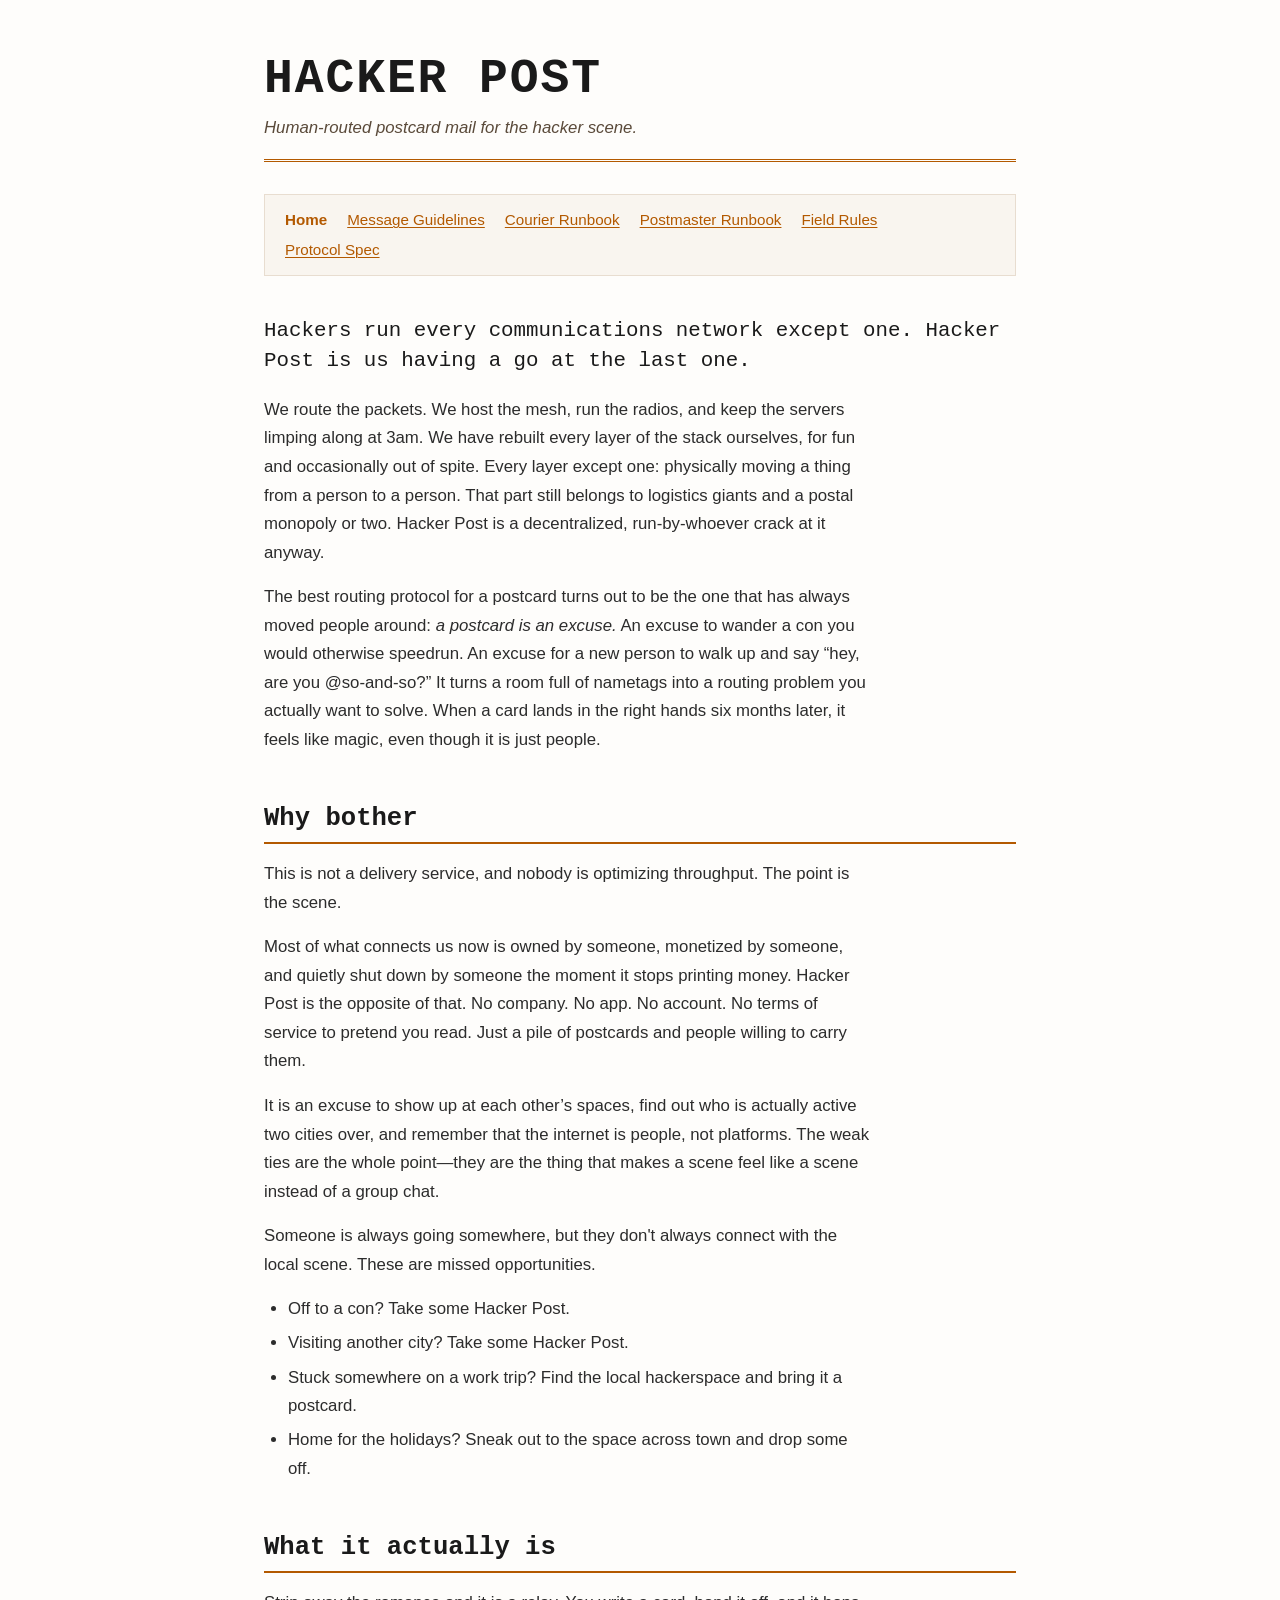
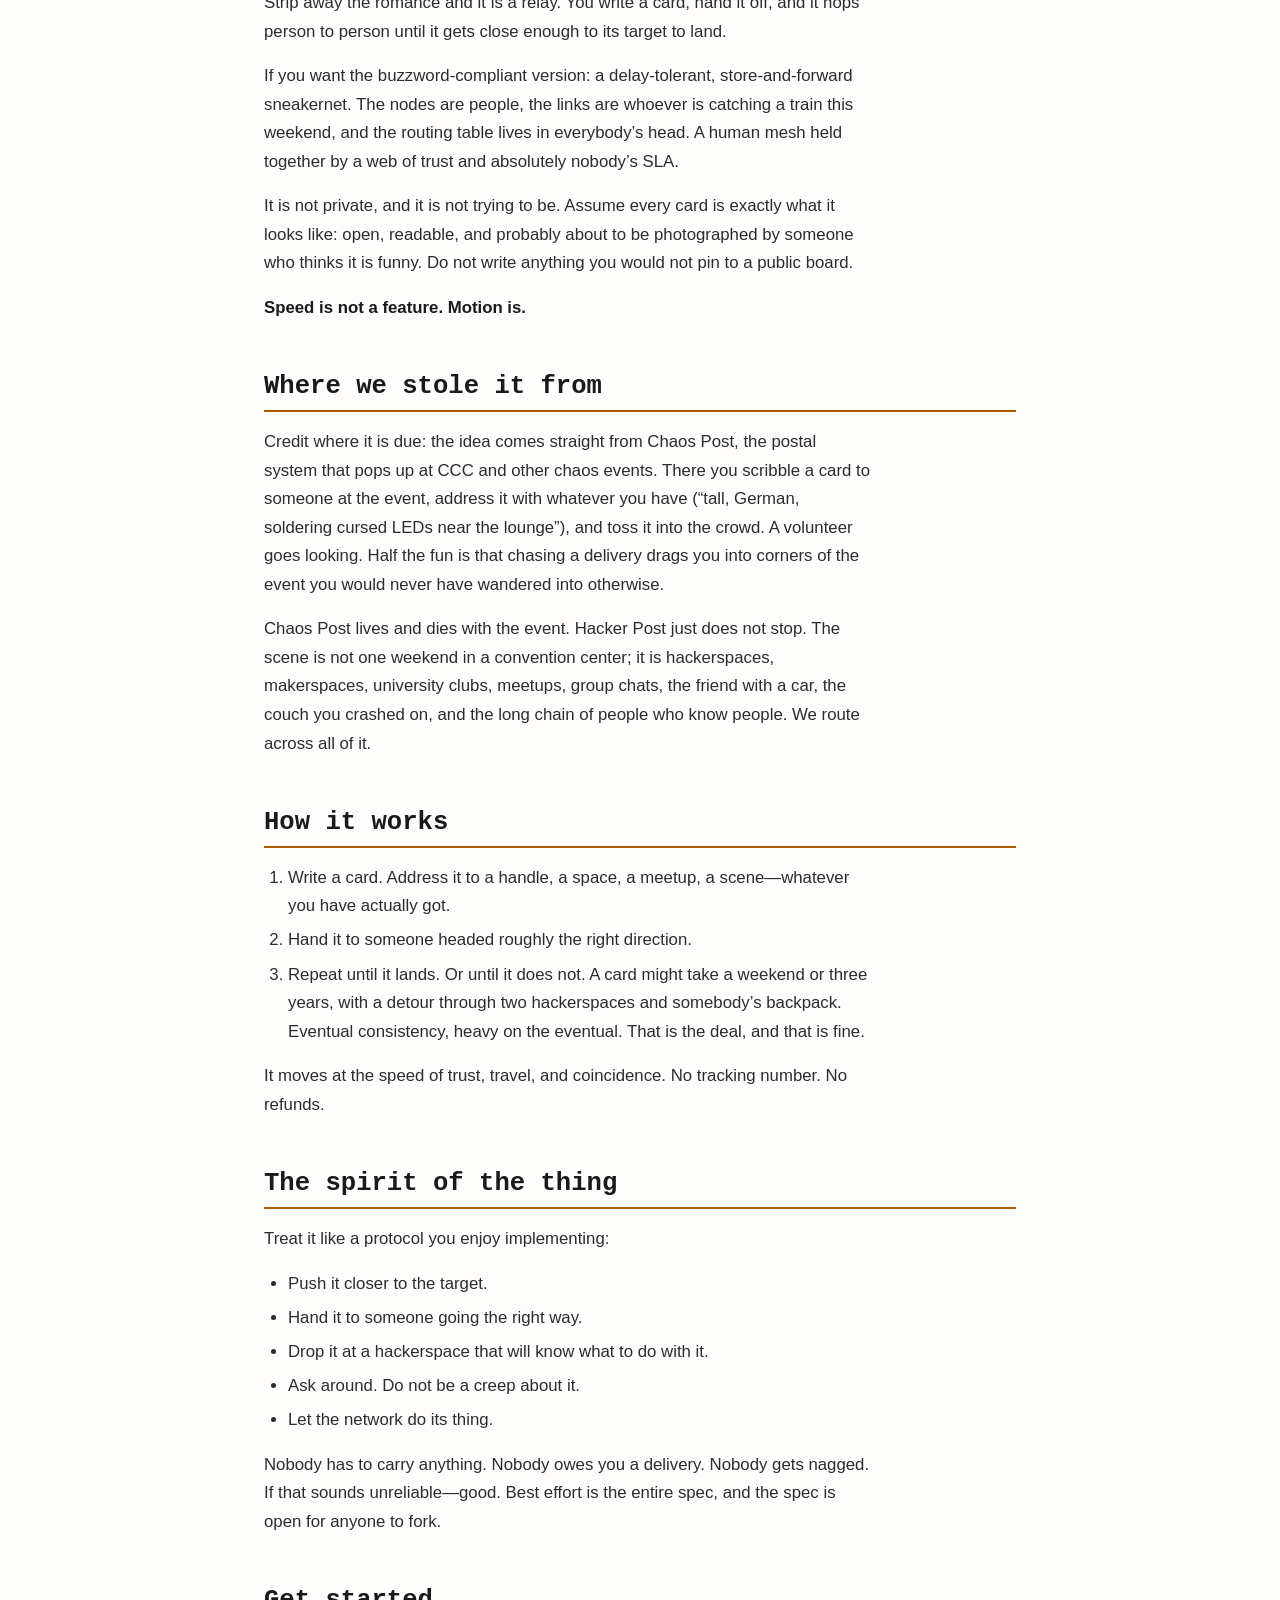
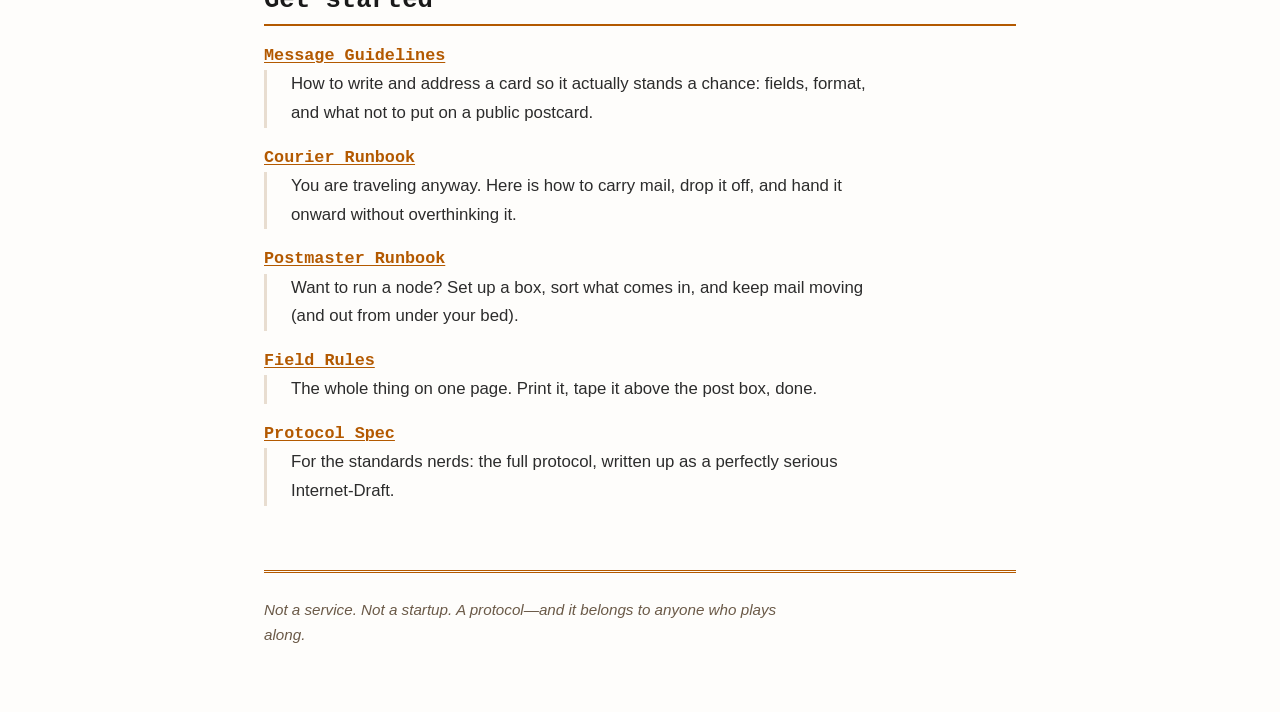
<file: index.html>
<!DOCTYPE html>
<html lang="en">
<head>
<meta charset="utf-8">
<meta name="viewport" content="width=device-width, initial-scale=1, viewport-fit=cover">
<title>Hacker Post — Human-Routed Postcard Mail for the Hacker Scene</title>
<meta name="description" content="Hacker Post is a decentralized, human-powered postcard relay for the hacker scene. No company, no app, no account. Just postcards and people willing to carry them.">
<link rel="stylesheet" href="style.css">
</head>
<body>

<header>
<h1><a href="index.html">Hacker Post</a></h1>
<p>Human-routed postcard mail for the hacker scene.</p>
</header>

<nav aria-label="Site navigation">
<ol>
<li><strong aria-current="page">Home</strong></li>
<li><a href="guidelines.html">Message Guidelines</a></li>
<li><a href="courier.html">Courier Runbook</a></li>
<li><a href="postmaster.html">Postmaster Runbook</a></li>
<li><a href="field-rules.html">Field Rules</a></li>
<li><a href="draft-hackerpost-hpp-00.html">Protocol Spec</a></li>
</ol>
</nav>

<main>

<p class="lede">Hackers run every communications network except one. Hacker Post is us having a go at the last one.</p>

<p>We route the packets. We host the mesh, run the radios, and keep the servers limping along at 3am. We have rebuilt every layer of the stack ourselves, for fun and occasionally out of spite. Every layer except one: physically moving a thing from a person to a person. That part still belongs to logistics giants and a postal monopoly or two. Hacker Post is a decentralized, run-by-whoever crack at it anyway.</p>

<p>The best routing protocol for a postcard turns out to be the one that has always moved people around: <i>a postcard is an excuse.</i> An excuse to wander a con you would otherwise speedrun. An excuse for a new person to walk up and say &ldquo;hey, are you @so-and-so?&rdquo; It turns a room full of nametags into a routing problem you actually want to solve. When a card lands in the right hands six months later, it feels like magic, even though it is just people.</p>

<h2>Why bother</h2>

<p>This is not a delivery service, and nobody is optimizing throughput. The point is the scene.</p>

<p>Most of what connects us now is owned by someone, monetized by someone, and quietly shut down by someone the moment it stops printing money. Hacker Post is the opposite of that. No company. No app. No account. No terms of service to pretend you read. Just a pile of postcards and people willing to carry them.</p>

<p>It is an excuse to show up at each other&rsquo;s spaces, find out who is actually active two cities over, and remember that the internet is people, not platforms. The weak ties are the whole point&mdash;they are the thing that makes a scene feel like a scene instead of a group chat.</p>

<p>Someone is always going somewhere, but they don't always connect with the local scene.  These are missed opportunities.</p>

<ul>
<li>Off to a con? Take some Hacker Post.</li>
<li>Visiting another city? Take some Hacker Post.</li>
<li>Stuck somewhere on a work trip? Find the local hackerspace and bring it a postcard.</li>
<li>Home for the holidays? Sneak out to the space across town and drop some off.</li>
</ul>

<h2>What it actually is</h2>

<p>Strip away the romance and it is a relay. You write a card, hand it off, and it hops person to person until it gets close enough to its target to land.</p>

<p>If you want the buzzword-compliant version: a delay-tolerant, store-and-forward sneakernet. The nodes are people, the links are whoever is catching a train this weekend, and the routing table lives in everybody&rsquo;s head. A human mesh held together by a web of trust and absolutely nobody&rsquo;s SLA.</p>

<p>It is not private, and it is not trying to be. Assume every card is exactly what it looks like: open, readable, and probably about to be photographed by someone who thinks it is funny. Do not write anything you would not pin to a public board.</p>

<p><strong>Speed is not a feature. Motion is.</strong></p>

<h2>Where we stole it from</h2>

<p>Credit where it is due: the idea comes straight from Chaos Post, the postal system that pops up at CCC and other chaos events. There you scribble a card to someone at the event, address it with whatever you have (&ldquo;tall, German, soldering cursed LEDs near the lounge&rdquo;), and toss it into the crowd. A volunteer goes looking. Half the fun is that chasing a delivery drags you into corners of the event you would never have wandered into otherwise.</p>

<p>Chaos Post lives and dies with the event. Hacker Post just does not stop. The scene is not one weekend in a convention center; it is hackerspaces, makerspaces, university clubs, meetups, group chats, the friend with a car, the couch you crashed on, and the long chain of people who know people. We route across all of it.</p>

<h2>How it works</h2>

<ol>
<li>Write a card. Address it to a handle, a space, a meetup, a scene&mdash;whatever you have actually got.</li>
<li>Hand it to someone headed roughly the right direction.</li>
<li>Repeat until it lands. Or until it does not. A card might take a weekend or three years, with a detour through two hackerspaces and somebody&rsquo;s backpack. Eventual consistency, heavy on the eventual. That is the deal, and that is fine.</li>
</ol>

<p>It moves at the speed of trust, travel, and coincidence. No tracking number. No refunds.</p>

<h2>The spirit of the thing</h2>

<p>Treat it like a protocol you enjoy implementing:</p>

<ul>
<li>Push it closer to the target.</li>
<li>Hand it to someone going the right way.</li>
<li>Drop it at a hackerspace that will know what to do with it.</li>
<li>Ask around. Do not be a creep about it.</li>
<li>Let the network do its thing.</li>
</ul>

<p>Nobody has to carry anything. Nobody owes you a delivery. Nobody gets nagged. If that sounds unreliable&mdash;good. Best effort is the entire spec, and the spec is open for anyone to fork.</p>

<h2>Get started</h2>

<dl>
<dt><a href="guidelines.html">Message Guidelines</a></dt>
<dd>How to write and address a card so it actually stands a chance: fields, format, and what not to put on a public postcard.</dd>

<dt><a href="courier.html">Courier Runbook</a></dt>
<dd>You are traveling anyway. Here is how to carry mail, drop it off, and hand it onward without overthinking it.</dd>

<dt><a href="postmaster.html">Postmaster Runbook</a></dt>
<dd>Want to run a node? Set up a box, sort what comes in, and keep mail moving (and out from under your bed).</dd>

<dt><a href="field-rules.html">Field Rules</a></dt>
<dd>The whole thing on one page. Print it, tape it above the post box, done.</dd>

<dt><a href="draft-hackerpost-hpp-00.html">Protocol Spec</a></dt>
<dd>For the standards nerds: the full protocol, written up as a perfectly serious Internet-Draft.</dd>
</dl>

</main>

<footer>
<p>Not a service. Not a startup. A protocol&mdash;and it belongs to anyone who plays along.</p>
</footer>

</body>
</html>
</file>
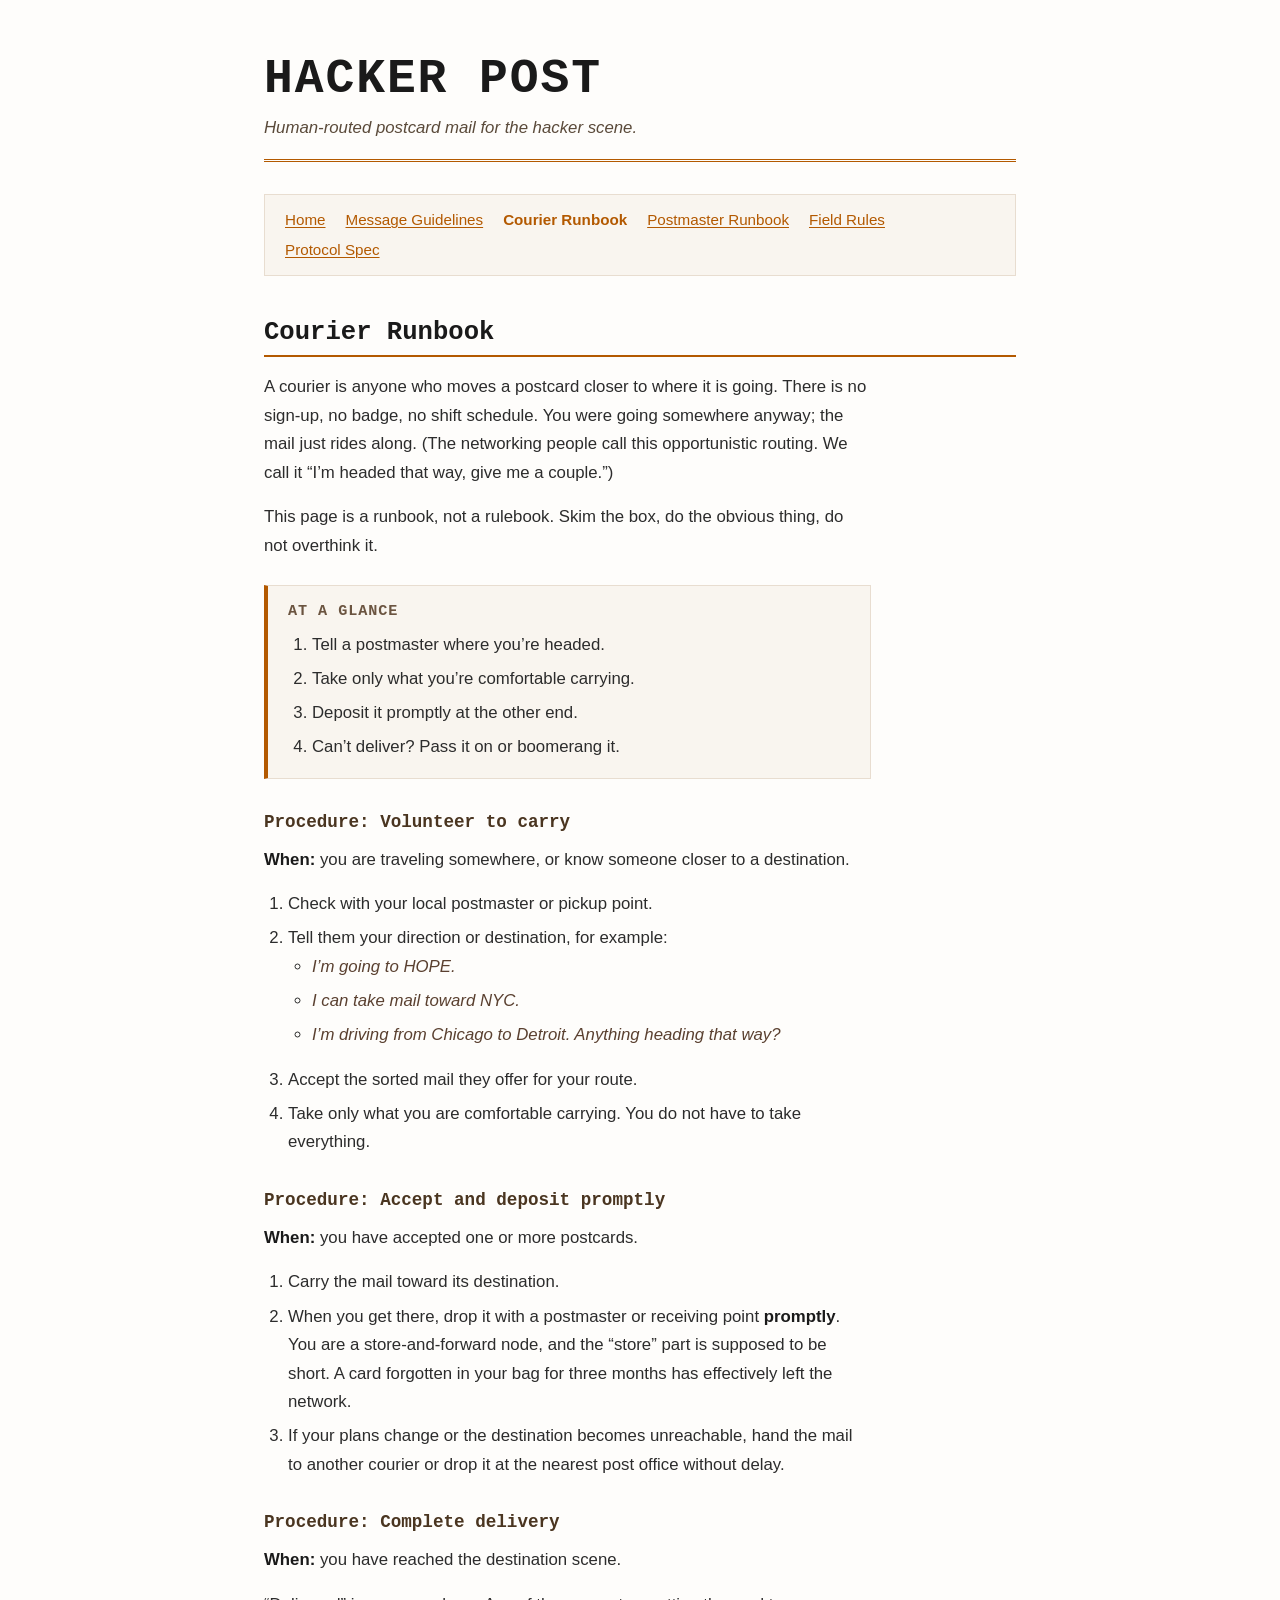
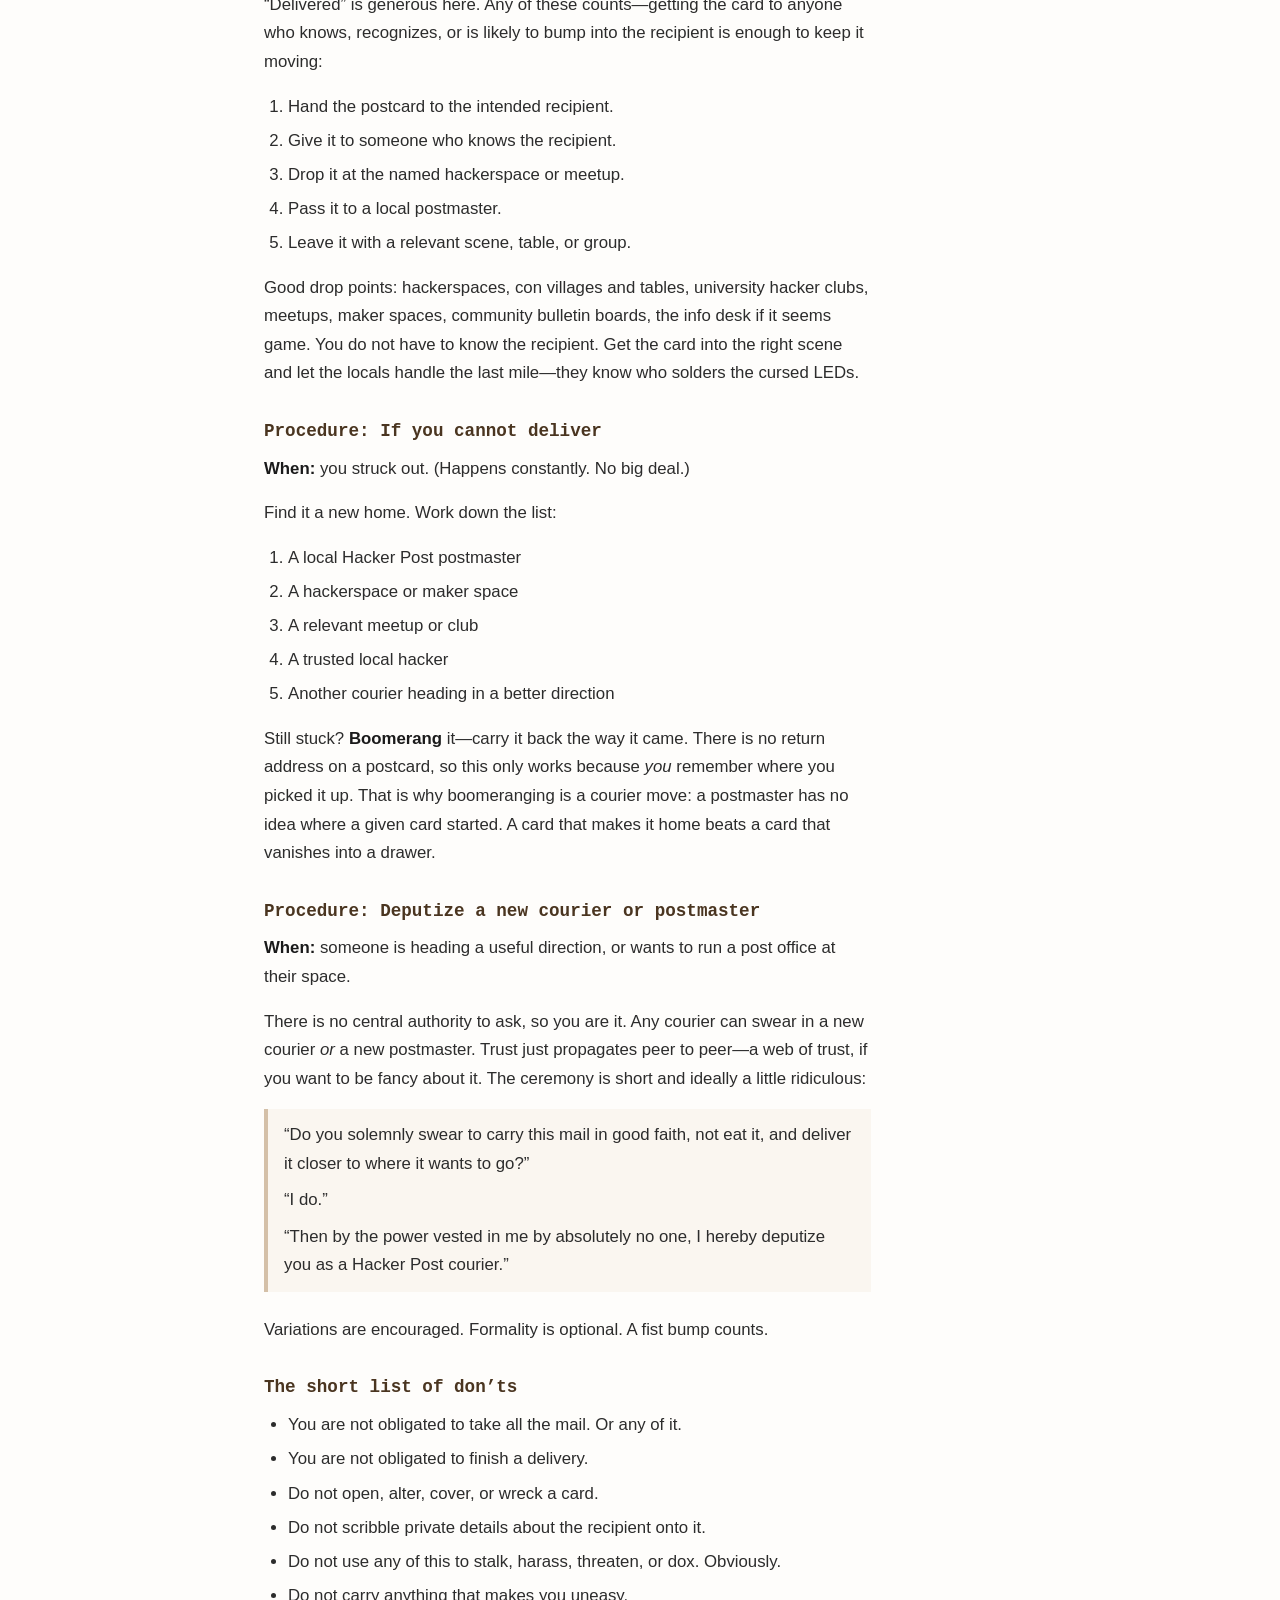
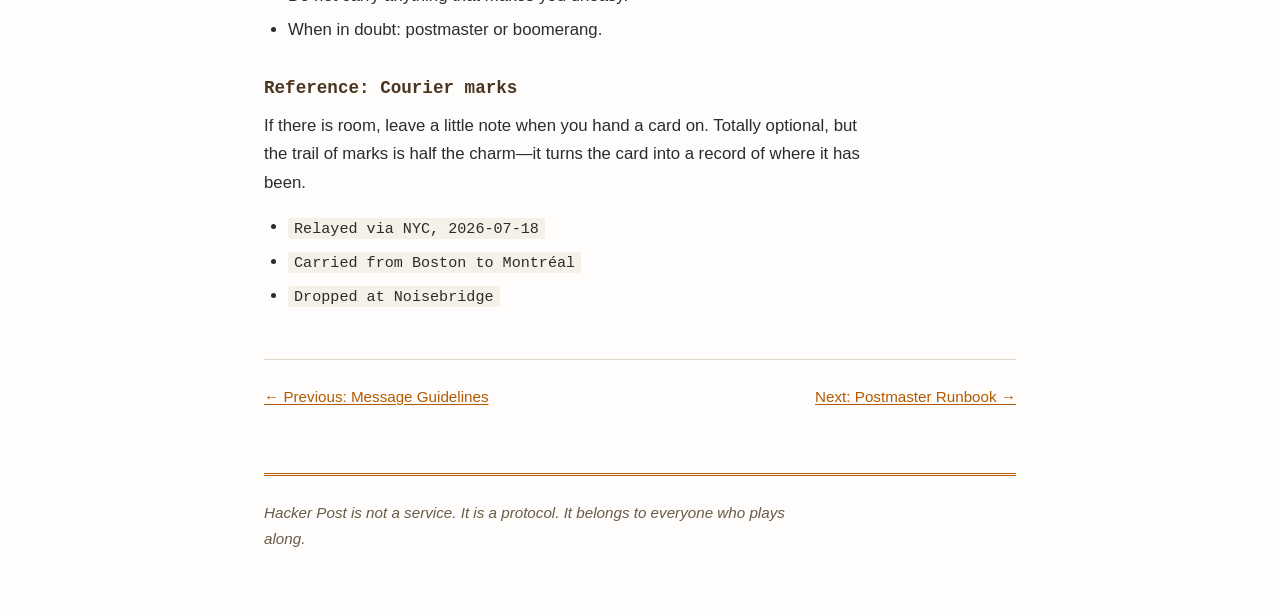
<file: courier.html>
<!DOCTYPE html>
<html lang="en">
<head>
<meta charset="utf-8">
<meta name="viewport" content="width=device-width, initial-scale=1, viewport-fit=cover">
<title>Courier Runbook — Hacker Post</title>
<meta name="description" content="The Hacker Post courier runbook: procedures for volunteering, carrying, depositing, delivering, handling failed delivery, and deputizing.">
<link rel="stylesheet" href="style.css">
</head>
<body>

<header>
<h1><a href="index.html">Hacker Post</a></h1>
<p>Human-routed postcard mail for the hacker scene.</p>
</header>

<nav aria-label="Site navigation">
<ol>
<li><a href="index.html">Home</a></li>
<li><a href="guidelines.html">Message Guidelines</a></li>
<li><strong aria-current="page">Courier Runbook</strong></li>
<li><a href="postmaster.html">Postmaster Runbook</a></li>
<li><a href="field-rules.html">Field Rules</a></li>
<li><a href="draft-hackerpost-hpp-00.html">Protocol Spec</a></li>
</ol>
</nav>

<main>

<h2>Courier Runbook</h2>

<p>A courier is anyone who moves a postcard closer to where it is going. There is no sign-up, no badge, no shift schedule. You were going somewhere anyway; the mail just rides along. (The networking people call this opportunistic routing. We call it &ldquo;I&rsquo;m headed that way, give me a couple.&rdquo;)</p>

<p>This page is a runbook, not a rulebook. Skim the box, do the obvious thing, do not overthink it.</p>

<aside>
<h3>At a glance</h3>
<ol>
<li>Tell a postmaster where you&rsquo;re headed.</li>
<li>Take only what you&rsquo;re comfortable carrying.</li>
<li>Deposit it promptly at the other end.</li>
<li>Can&rsquo;t deliver? Pass it on or boomerang it.</li>
</ol>
</aside>

<h3>Procedure: Volunteer to carry</h3>

<p><strong>When:</strong> you are traveling somewhere, or know someone closer to a destination.</p>

<ol>
<li>Check with your local postmaster or pickup point.</li>
<li>Tell them your direction or destination, for example:
<ul>
<li><em>I&rsquo;m going to HOPE.</em></li>
<li><em>I can take mail toward NYC.</em></li>
<li><em>I&rsquo;m driving from Chicago to Detroit. Anything heading that way?</em></li>
</ul>
</li>
<li>Accept the sorted mail they offer for your route.</li>
<li>Take only what you are comfortable carrying. You do not have to take everything.</li>
</ol>

<h3>Procedure: Accept and deposit promptly</h3>

<p><strong>When:</strong> you have accepted one or more postcards.</p>

<ol>
<li>Carry the mail toward its destination.</li>
<li>When you get there, drop it with a postmaster or receiving point <strong>promptly</strong>. You are a store-and-forward node, and the &ldquo;store&rdquo; part is supposed to be short. A card forgotten in your bag for three months has effectively left the network.</li>
<li>If your plans change or the destination becomes unreachable, hand the mail to another courier or drop it at the nearest post office without delay.</li>
</ol>

<h3>Procedure: Complete delivery</h3>

<p><strong>When:</strong> you have reached the destination scene.</p>

<p>&ldquo;Delivered&rdquo; is generous here. Any of these counts&mdash;getting the card to anyone who knows, recognizes, or is likely to bump into the recipient is enough to keep it moving:</p>

<ol>
<li>Hand the postcard to the intended recipient.</li>
<li>Give it to someone who knows the recipient.</li>
<li>Drop it at the named hackerspace or meetup.</li>
<li>Pass it to a local postmaster.</li>
<li>Leave it with a relevant scene, table, or group.</li>
</ol>

<p>Good drop points: hackerspaces, con villages and tables, university hacker clubs, meetups, maker spaces, community bulletin boards, the info desk if it seems game. You do not have to know the recipient. Get the card into the right scene and let the locals handle the last mile&mdash;they know who solders the cursed LEDs.</p>

<h3>Procedure: If you cannot deliver</h3>

<p><strong>When:</strong> you struck out. (Happens constantly. No big deal.)</p>

<p>Find it a new home. Work down the list:</p>

<ol>
<li>A local Hacker Post postmaster</li>
<li>A hackerspace or maker space</li>
<li>A relevant meetup or club</li>
<li>A trusted local hacker</li>
<li>Another courier heading in a better direction</li>
</ol>

<p>Still stuck? <strong>Boomerang</strong> it&mdash;carry it back the way it came. There is no return address on a postcard, so this only works because <em>you</em> remember where you picked it up. That is why boomeranging is a courier move: a postmaster has no idea where a given card started. A card that makes it home beats a card that vanishes into a drawer.</p>

<h3>Procedure: Deputize a new courier or postmaster</h3>

<p><strong>When:</strong> someone is heading a useful direction, or wants to run a post office at their space.</p>

<p>There is no central authority to ask, so you are it. Any courier can swear in a new courier <em>or</em> a new postmaster. Trust just propagates peer to peer&mdash;a web of trust, if you want to be fancy about it. The ceremony is short and ideally a little ridiculous:</p>

<blockquote>
<p>&ldquo;Do you solemnly swear to carry this mail in good faith, not eat it, and deliver it closer to where it wants to go?&rdquo;</p>
<p>&ldquo;I do.&rdquo;</p>
<p>&ldquo;Then by the power vested in me by absolutely no one, I hereby deputize you as a Hacker Post courier.&rdquo;</p>
</blockquote>

<p>Variations are encouraged. Formality is optional. A fist bump counts.</p>

<h3>The short list of don&rsquo;ts</h3>

<ul>
<li>You are not obligated to take all the mail. Or any of it.</li>
<li>You are not obligated to finish a delivery.</li>
<li>Do not open, alter, cover, or wreck a card.</li>
<li>Do not scribble private details about the recipient onto it.</li>
<li>Do not use any of this to stalk, harass, threaten, or dox. Obviously.</li>
<li>Do not carry anything that makes you uneasy.</li>
<li>When in doubt: postmaster or boomerang.</li>
</ul>

<h3>Reference: Courier marks</h3>

<p>If there is room, leave a little note when you hand a card on. Totally optional, but the trail of marks is half the charm&mdash;it turns the card into a record of where it has been.</p>

<ul>
<li><samp>Relayed via NYC, 2026-07-18</samp></li>
<li><samp>Carried from Boston to Montr&eacute;al</samp></li>
<li><samp>Dropped at Noisebridge</samp></li>
</ul>

<nav aria-label="Page navigation">
<p><a href="guidelines.html">&larr; Previous: Message Guidelines</a></p>
<p><a href="postmaster.html">Next: Postmaster Runbook &rarr;</a></p>
</nav>

</main>

<footer>
<p>Hacker Post is not a service. It is a protocol. It belongs to everyone who plays along.</p>
</footer>

</body>
</html>
</file>
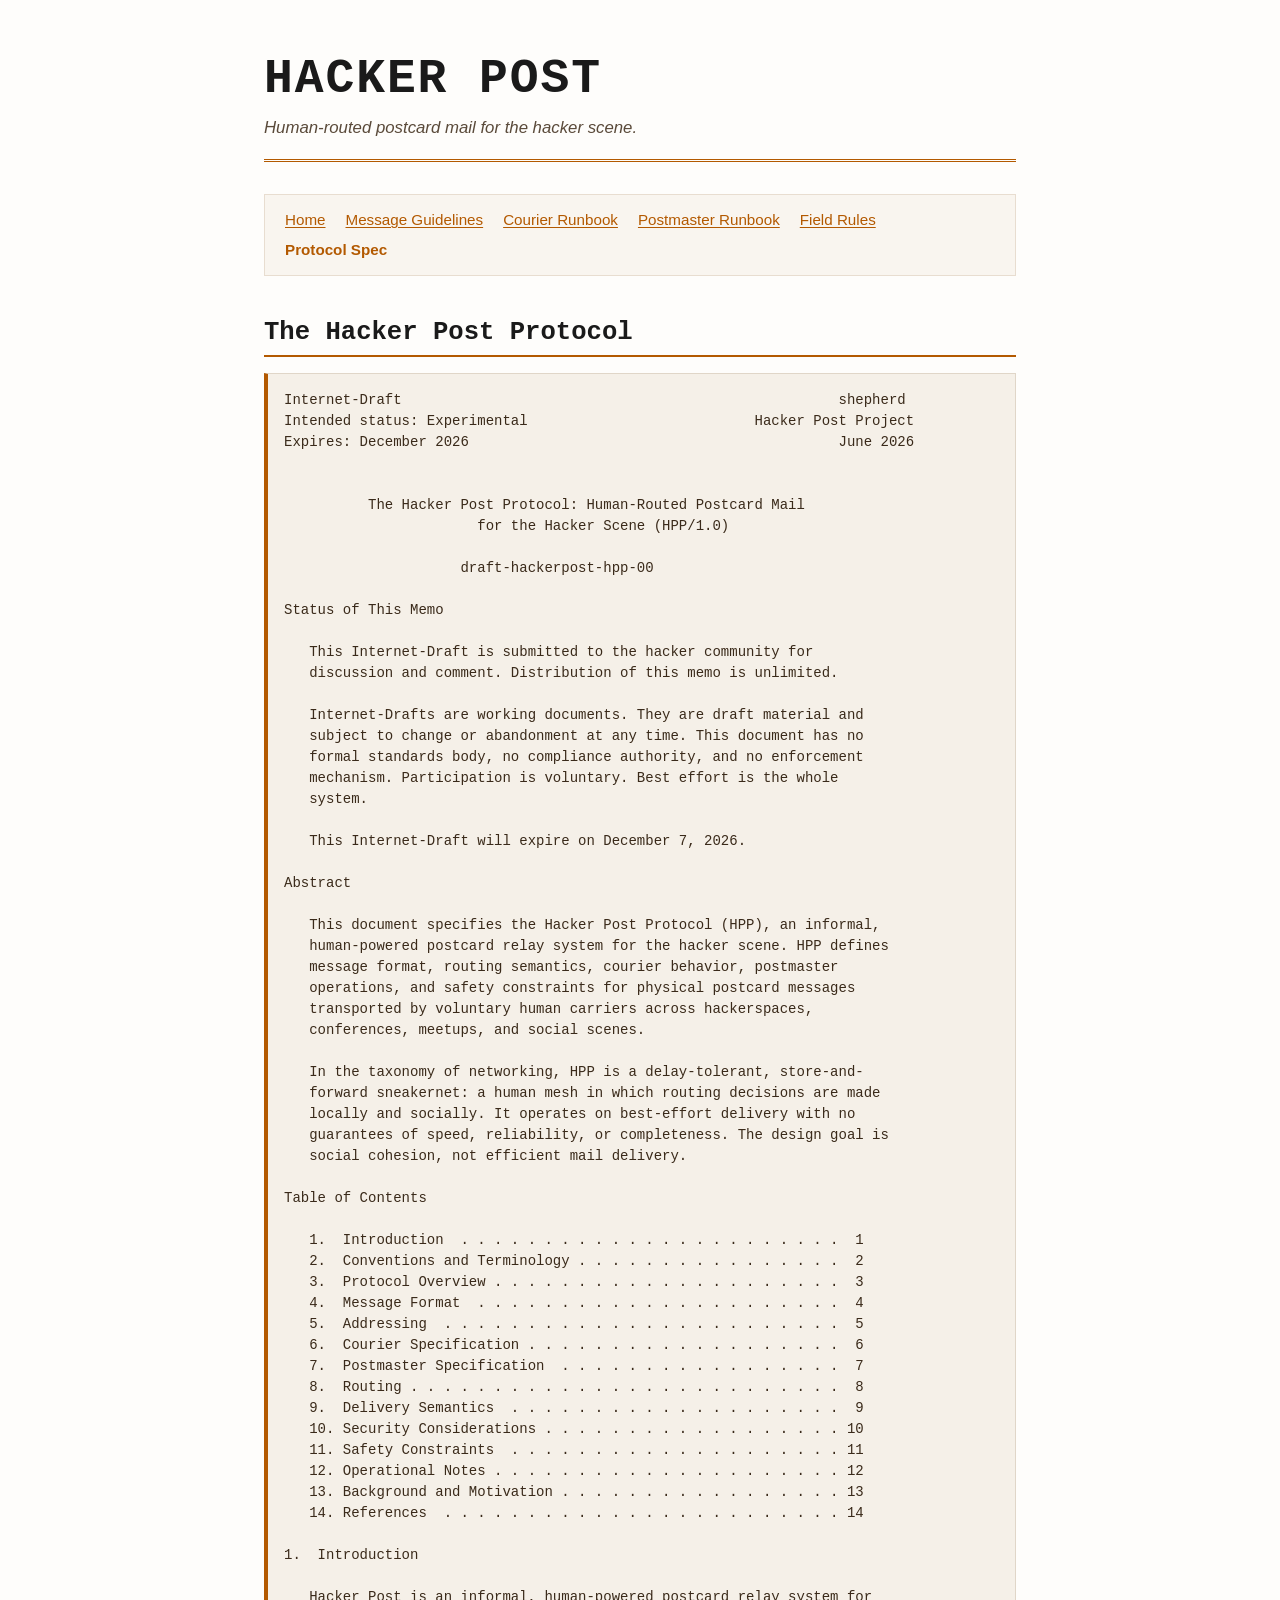
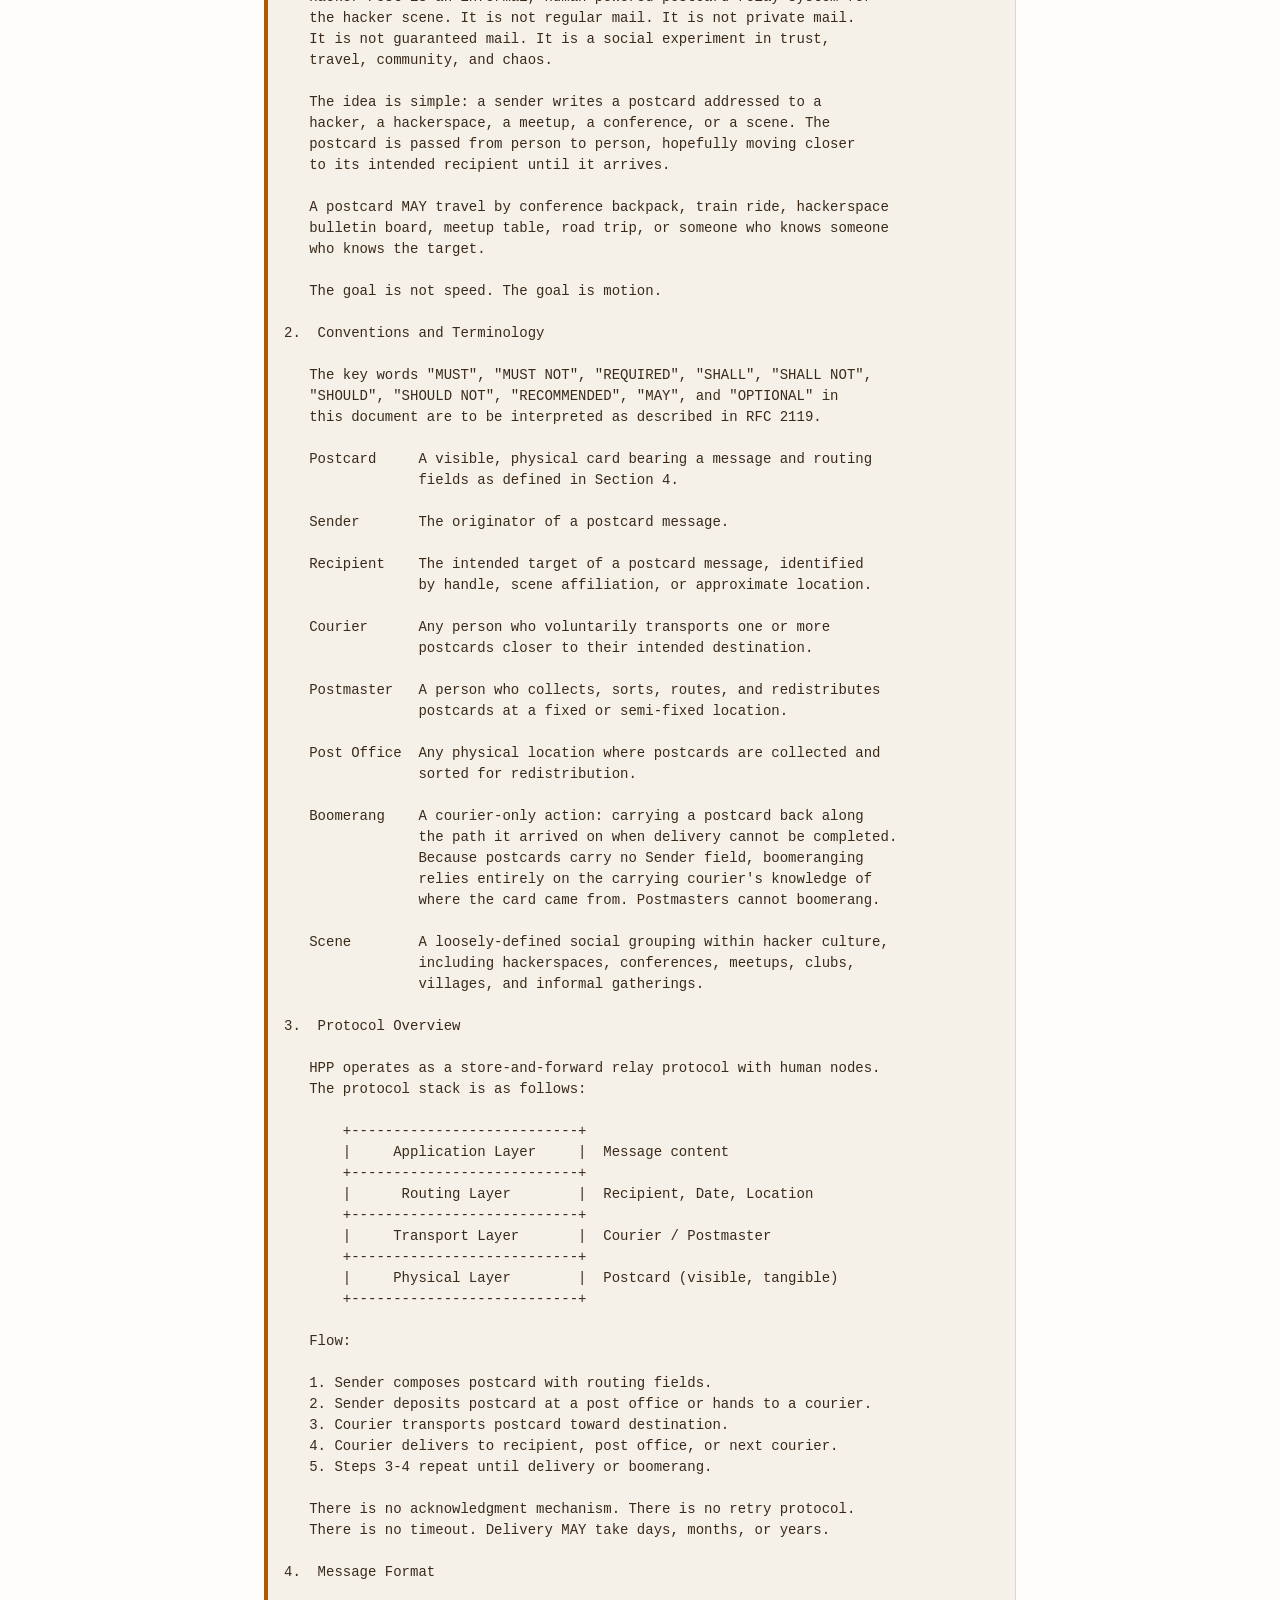
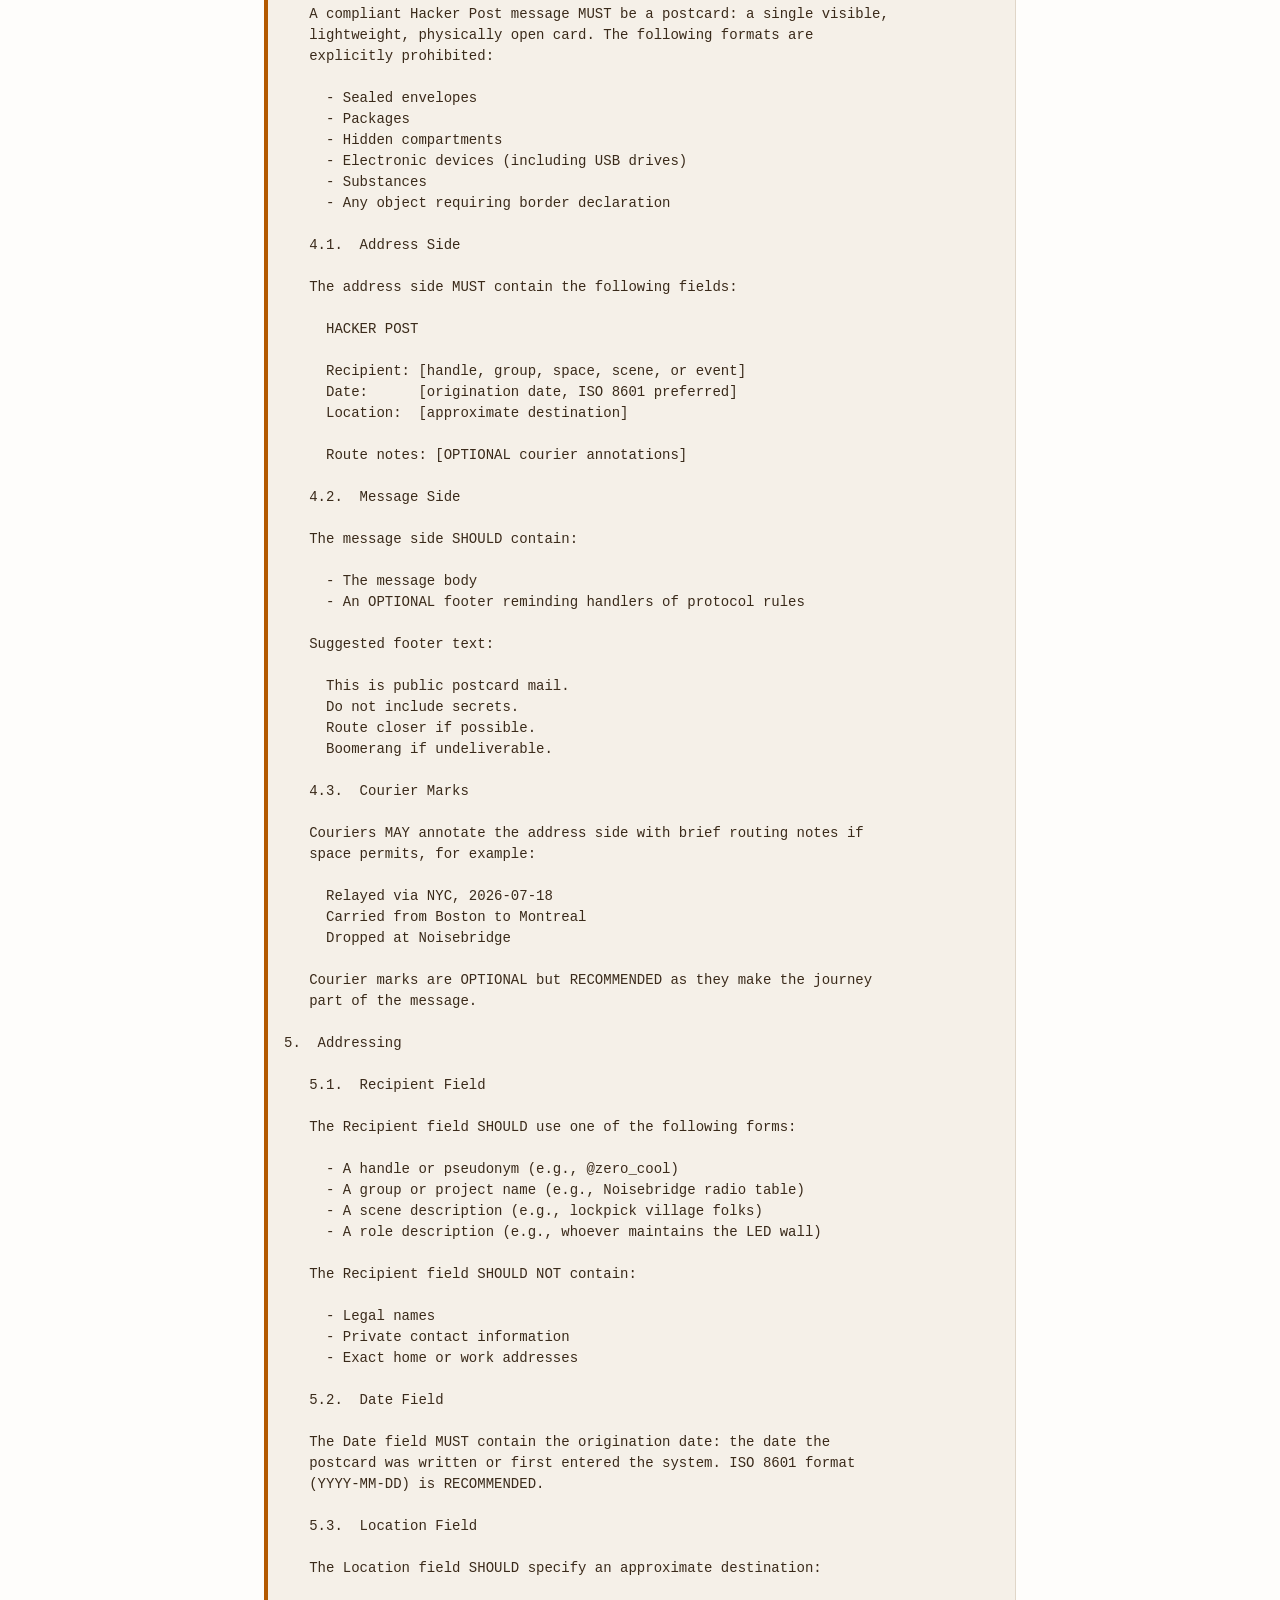
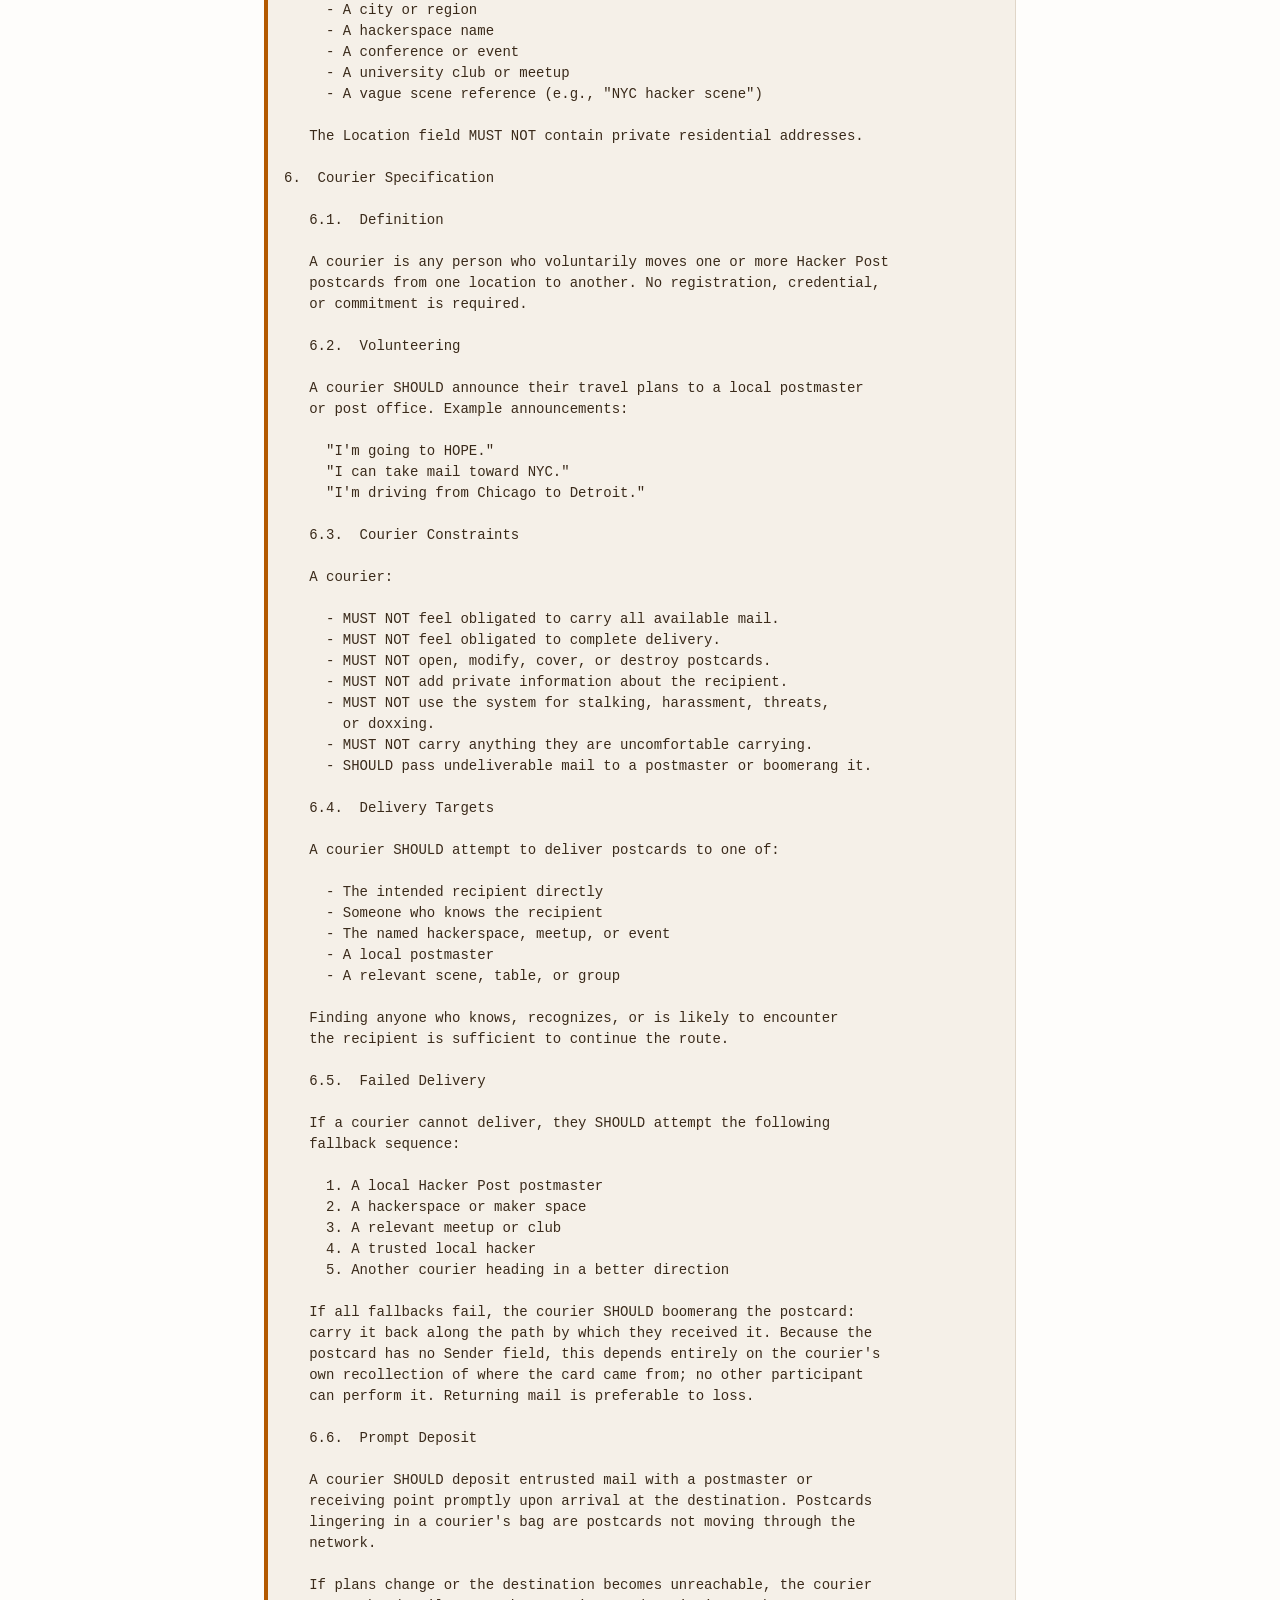
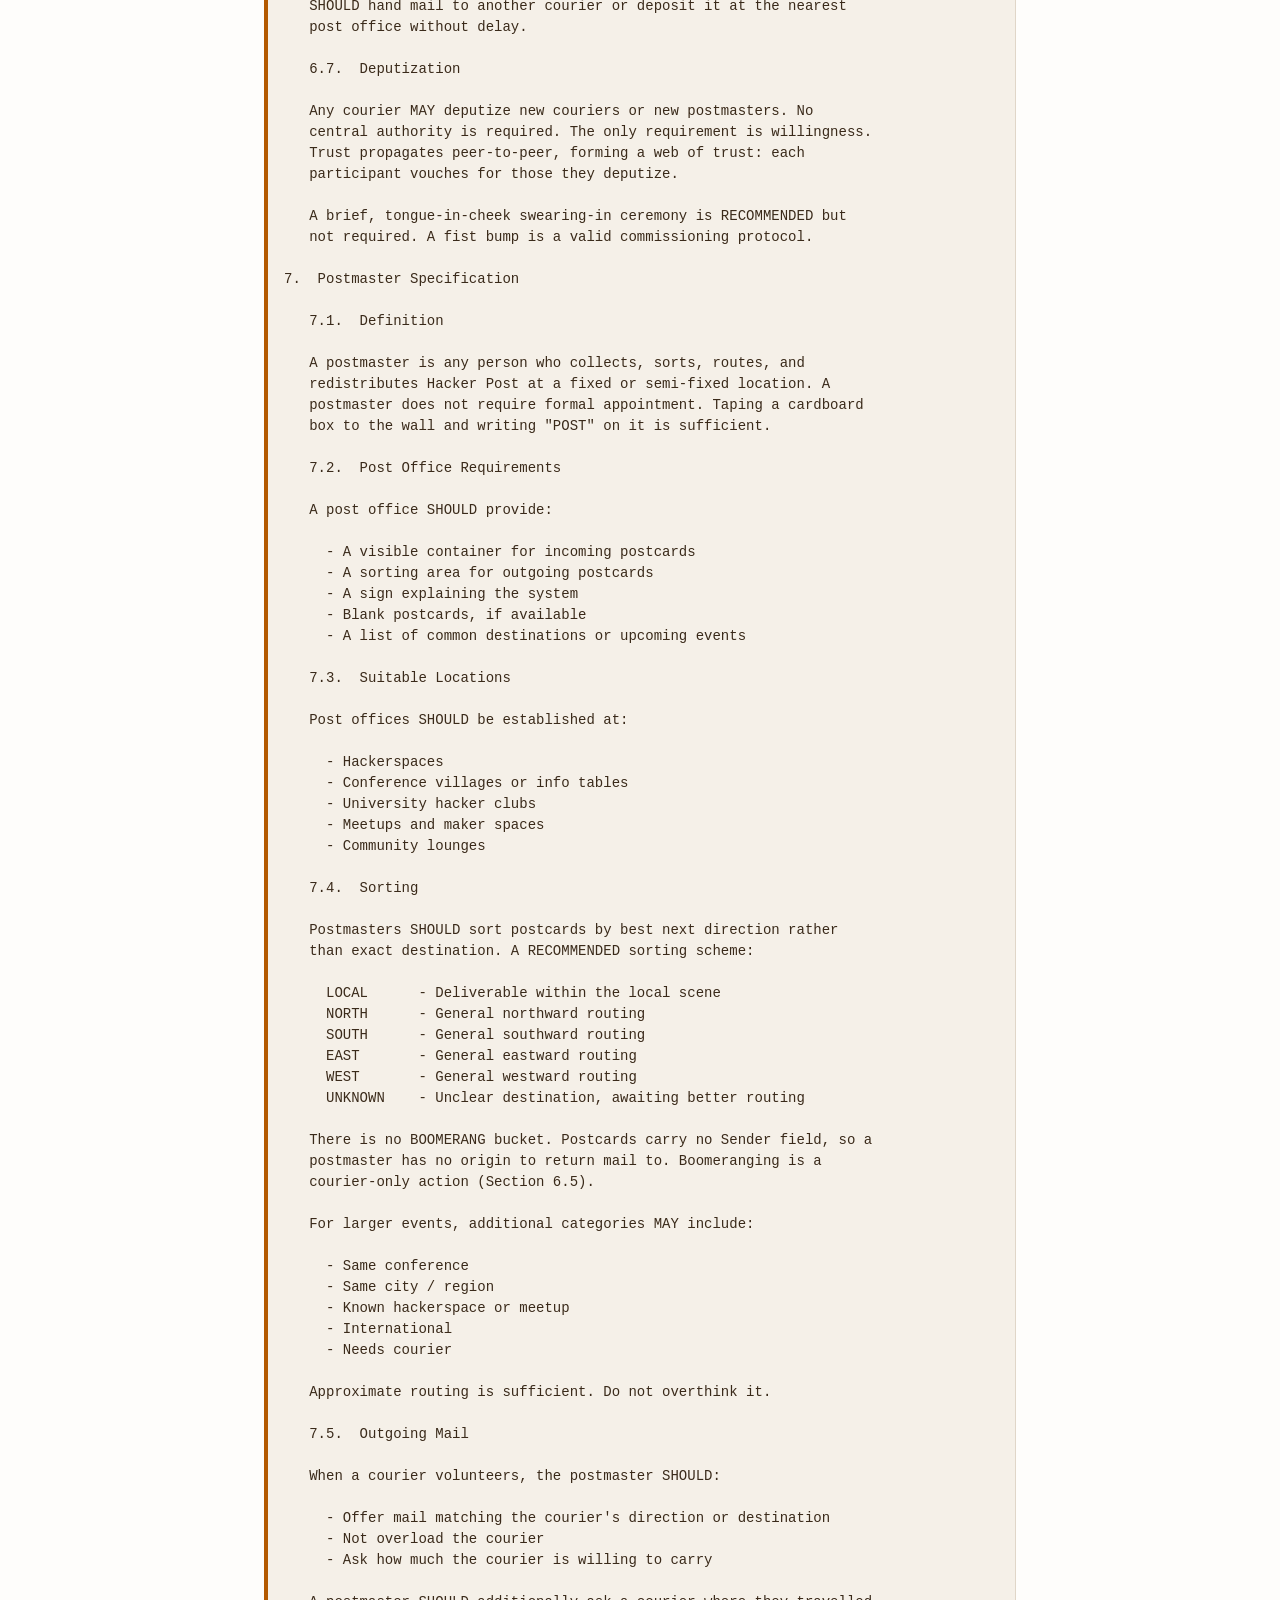
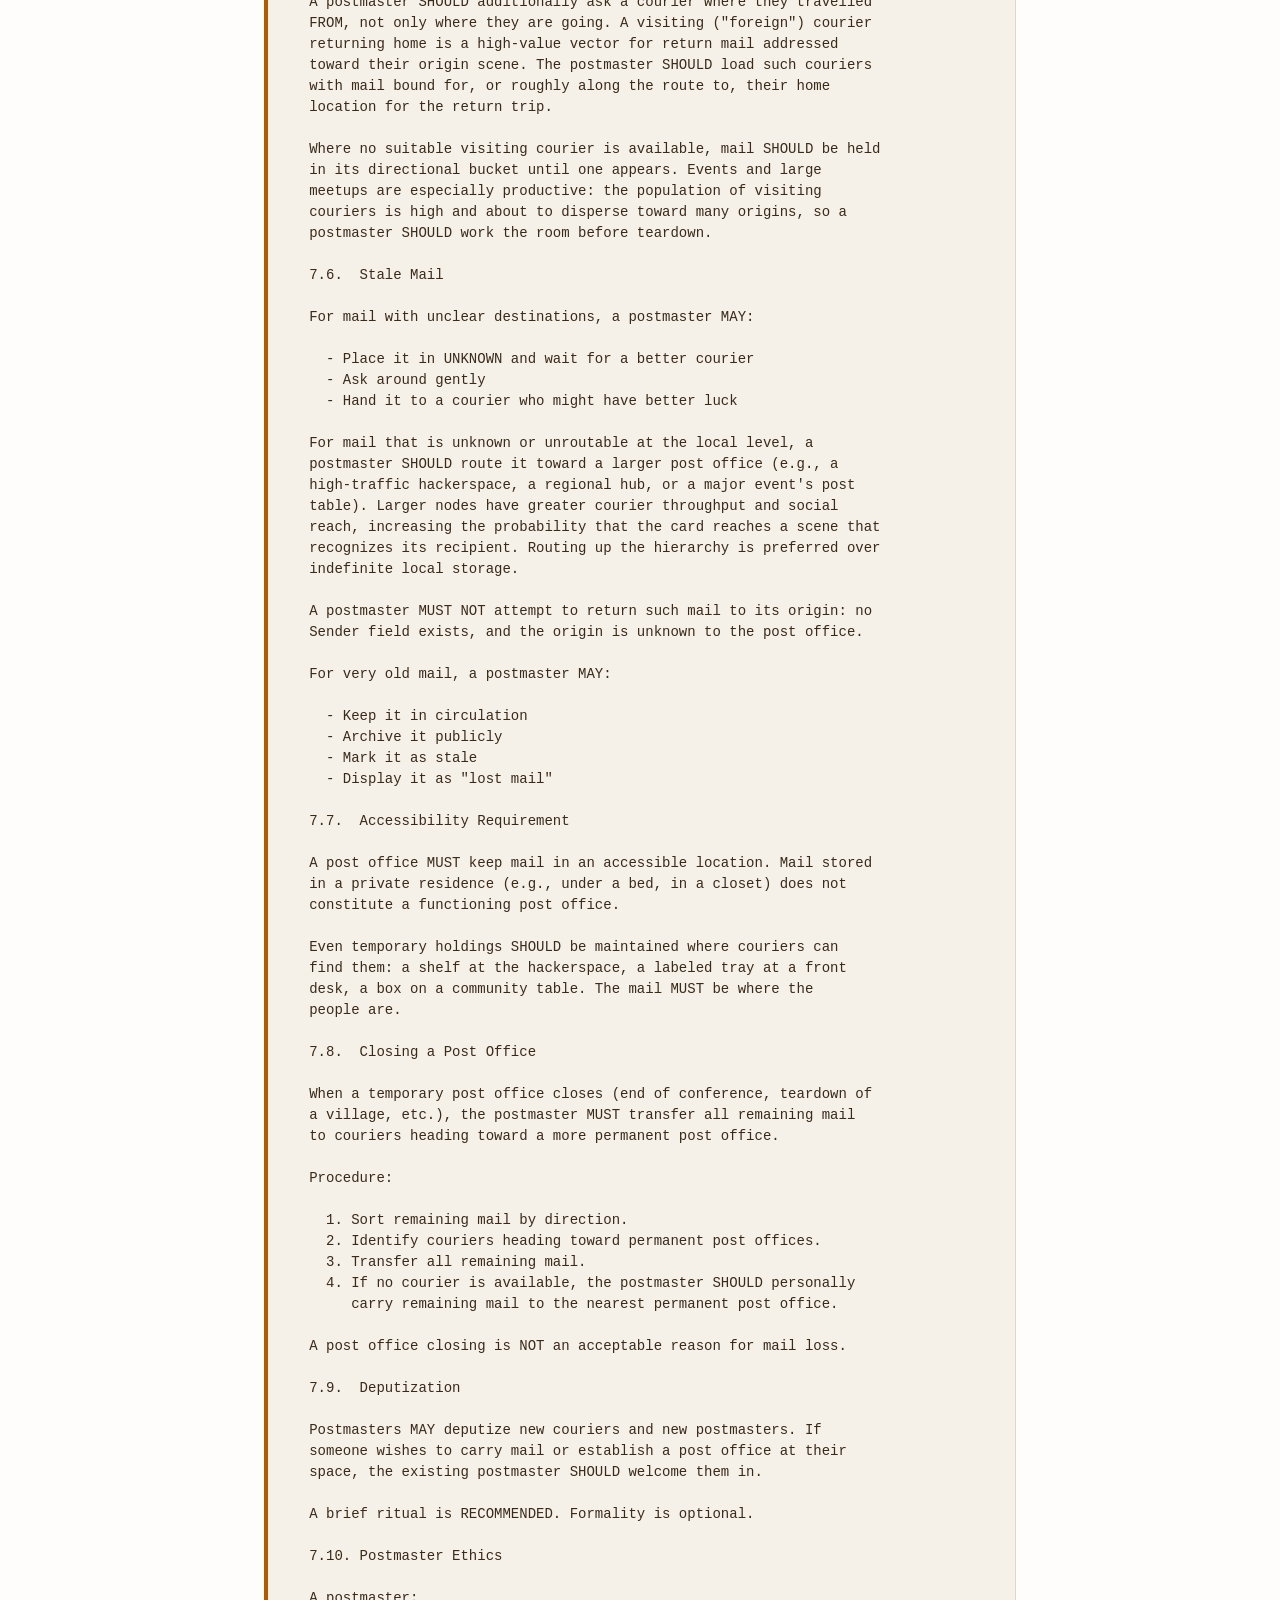
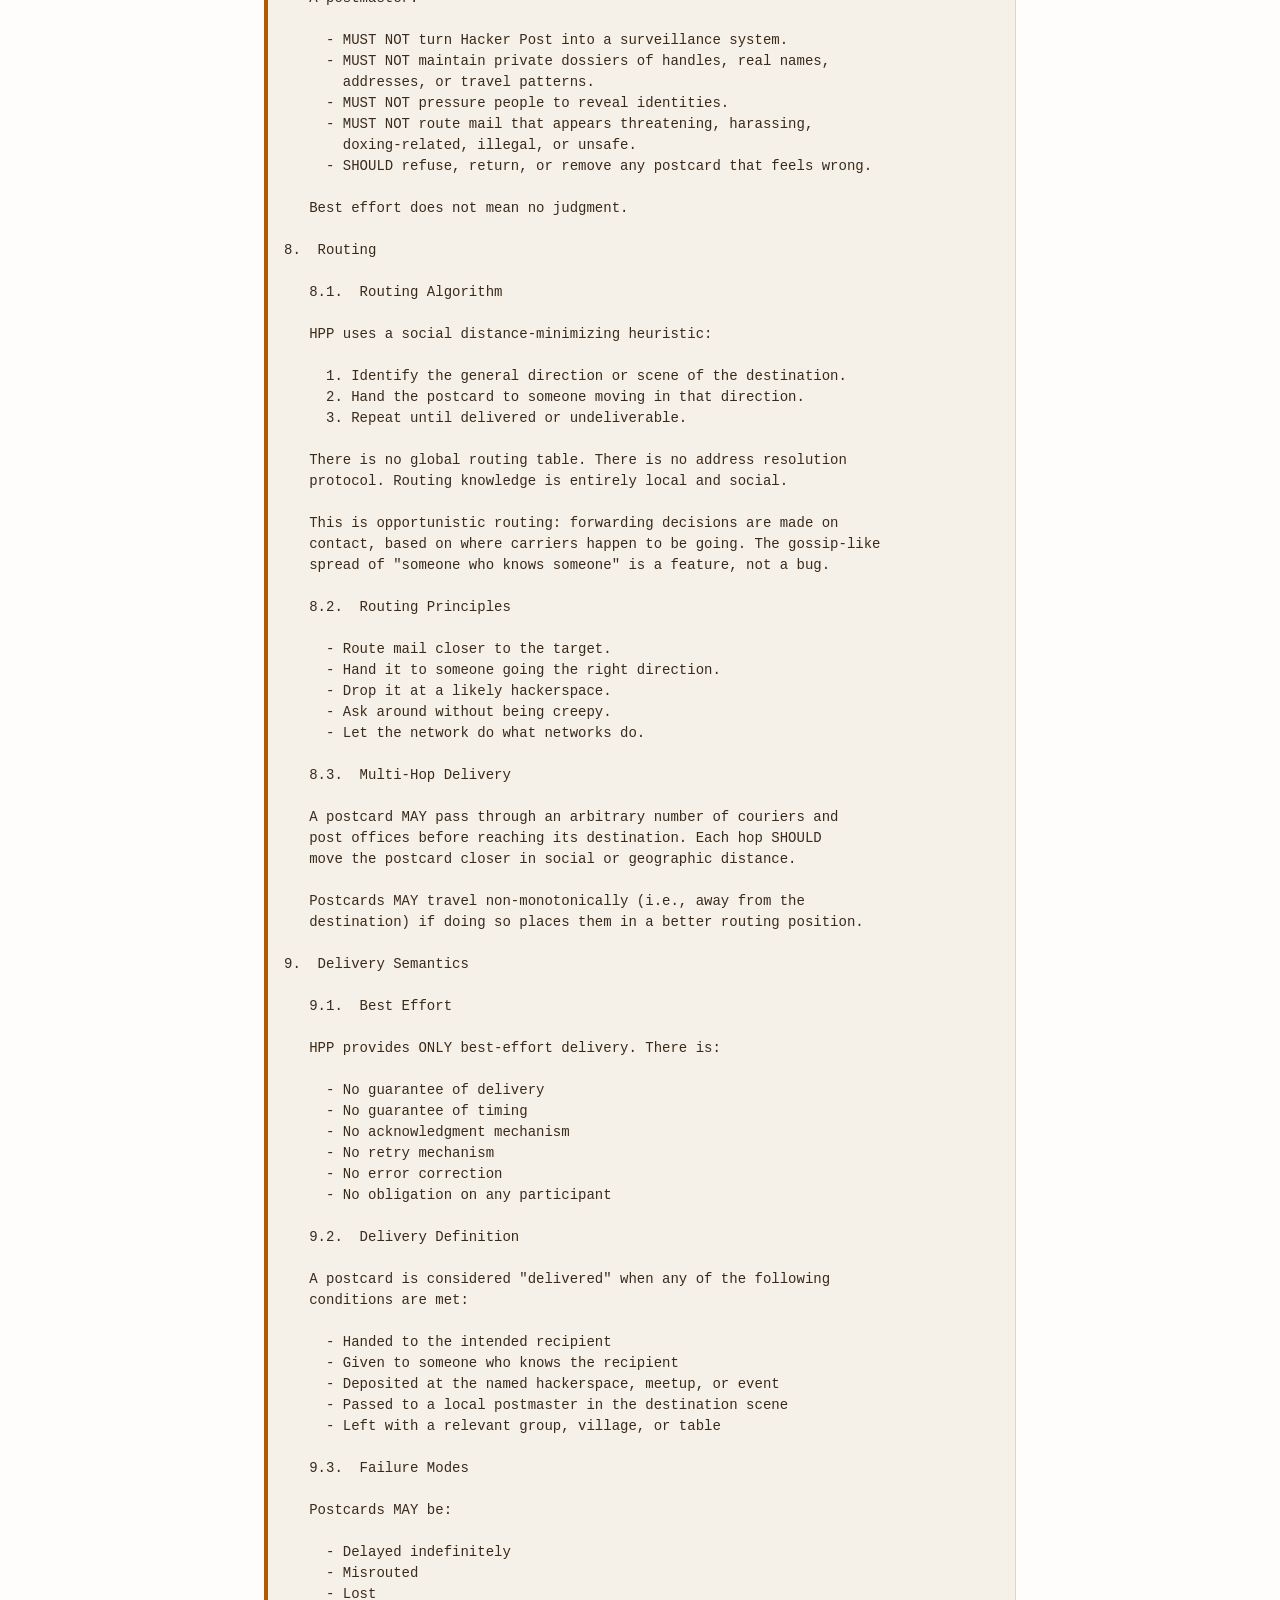
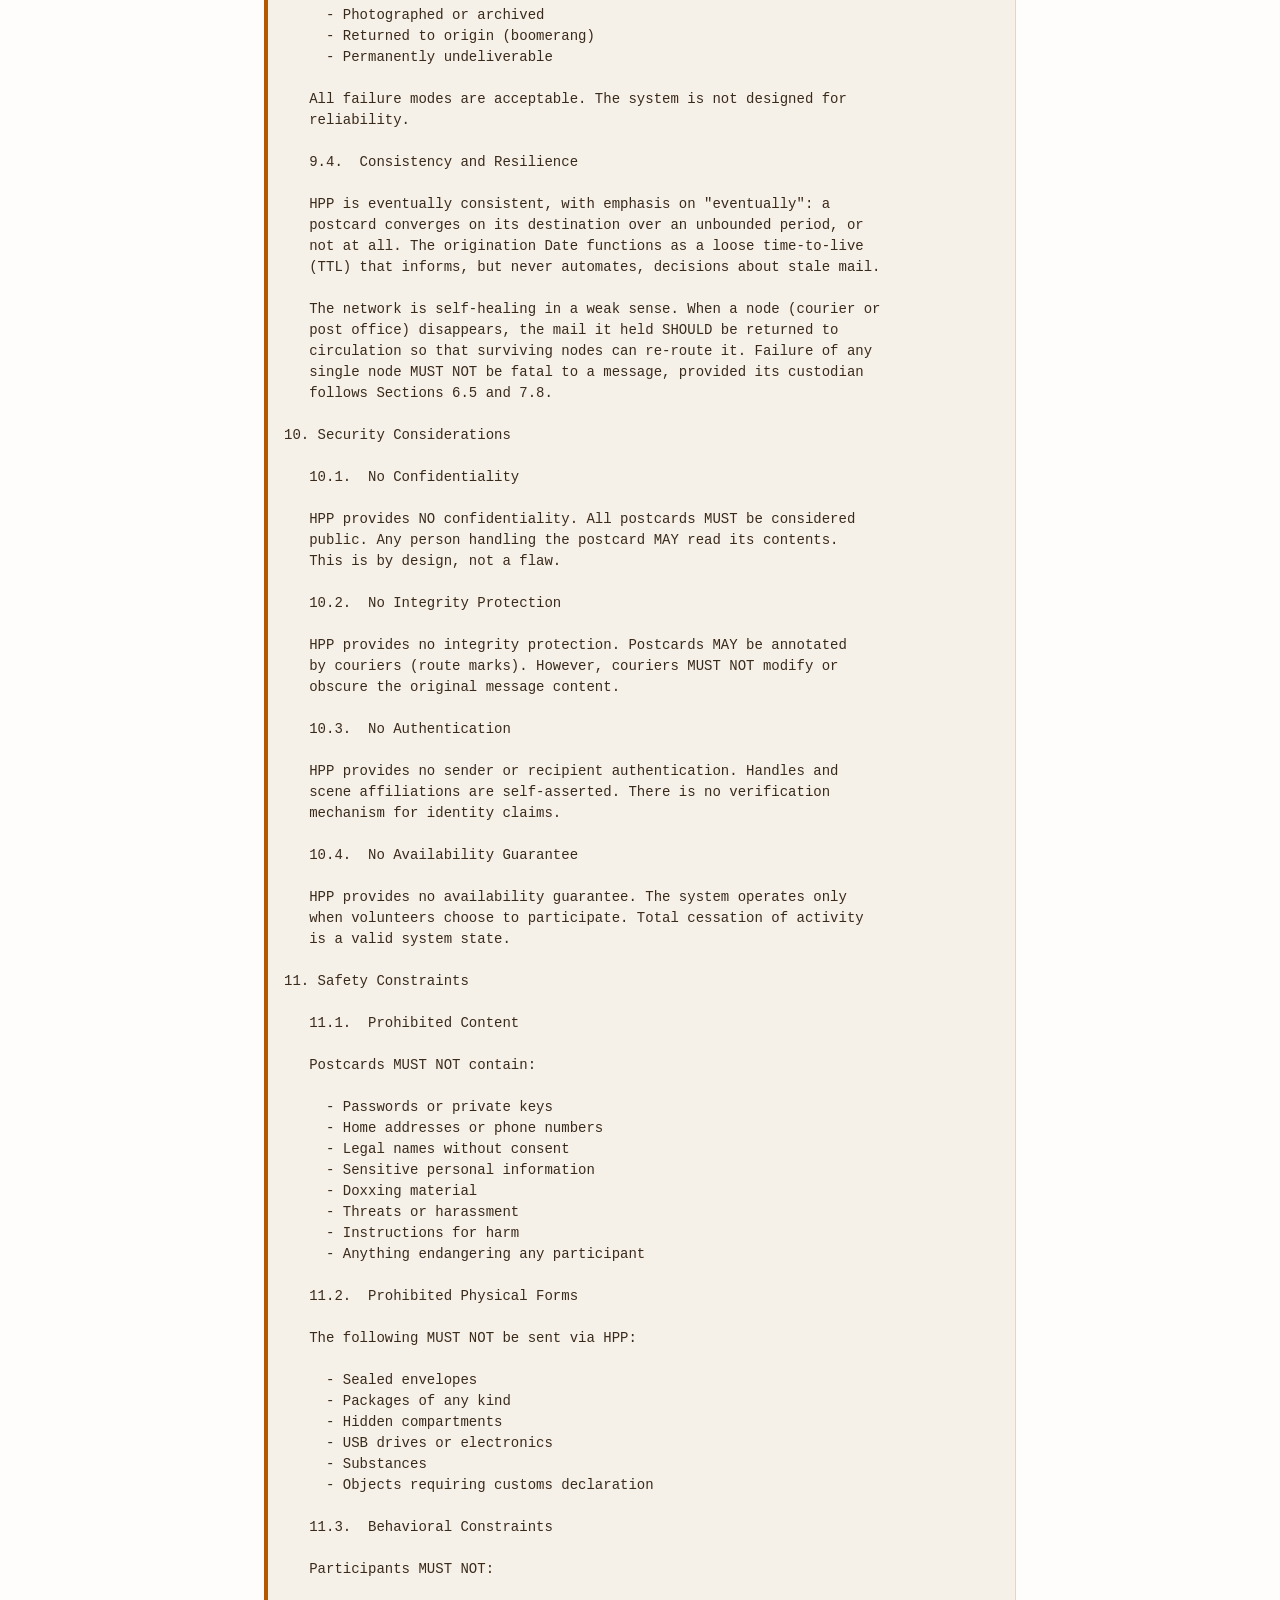
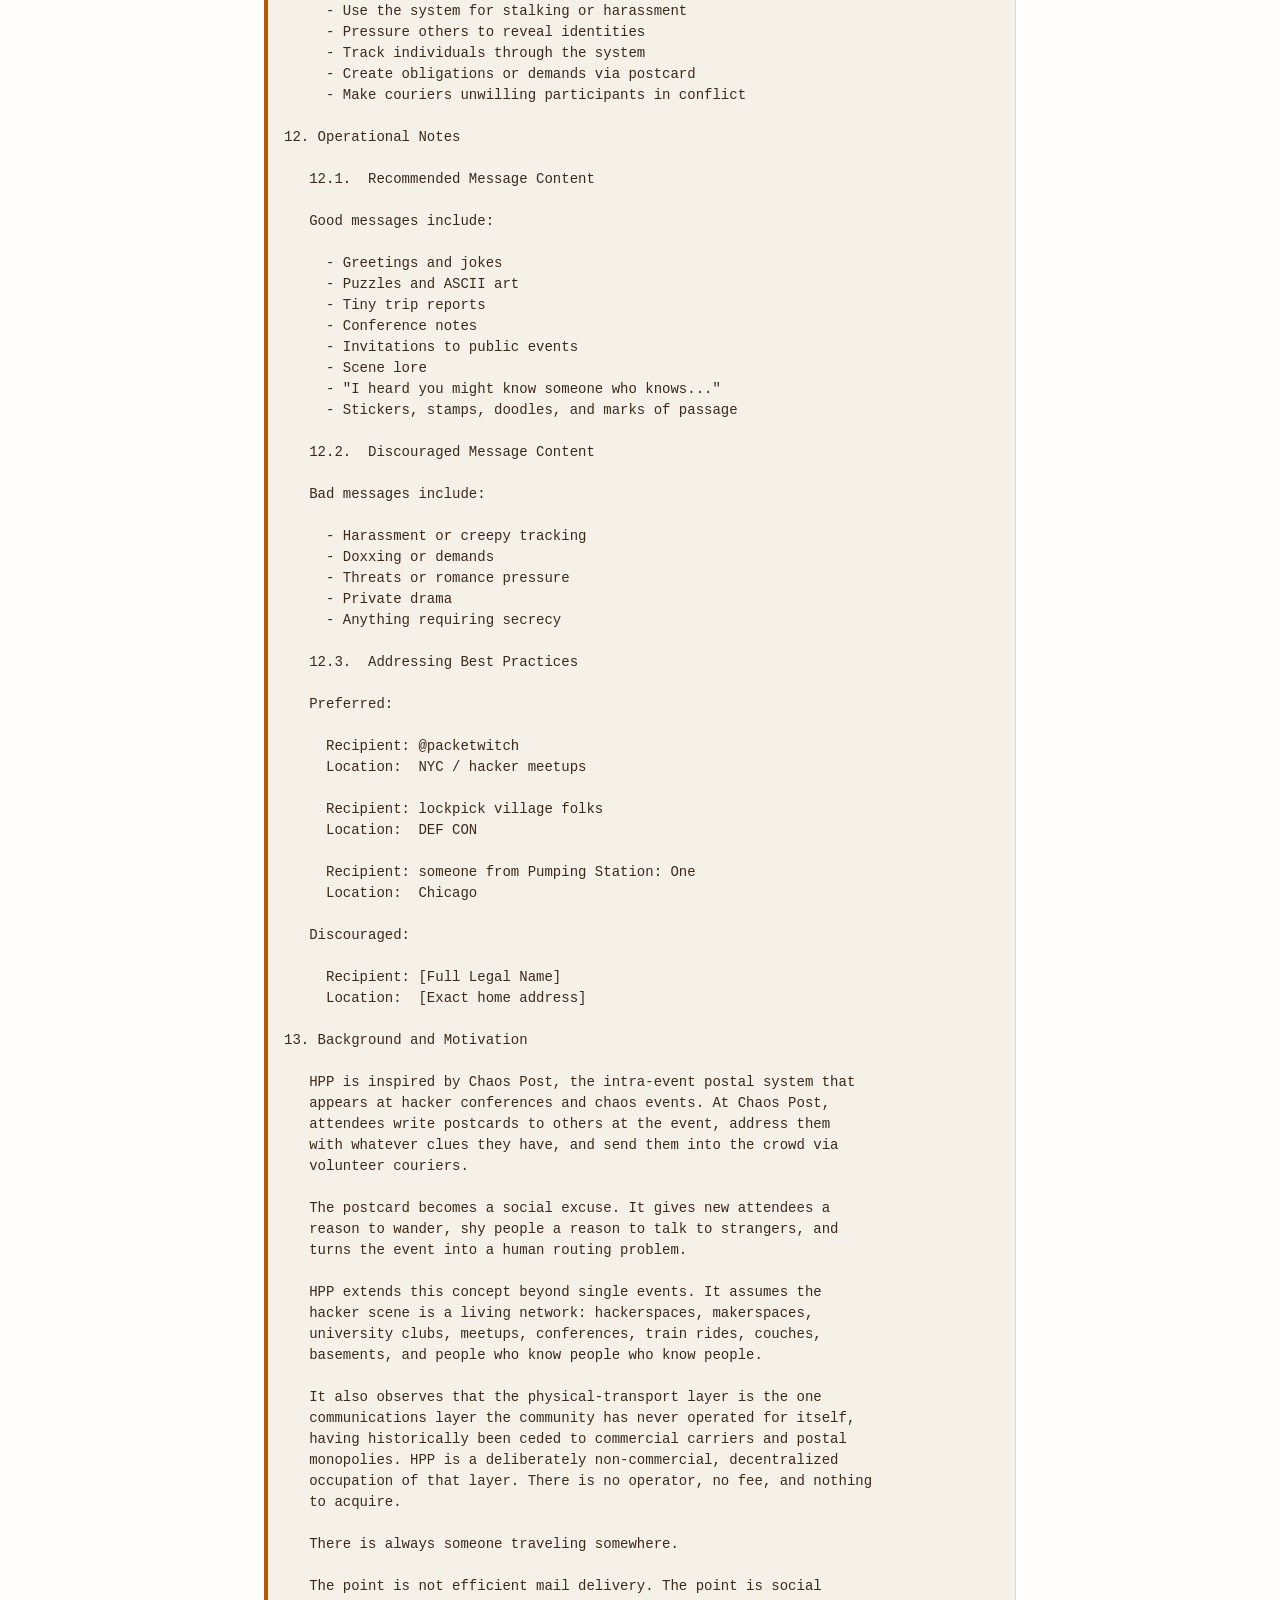
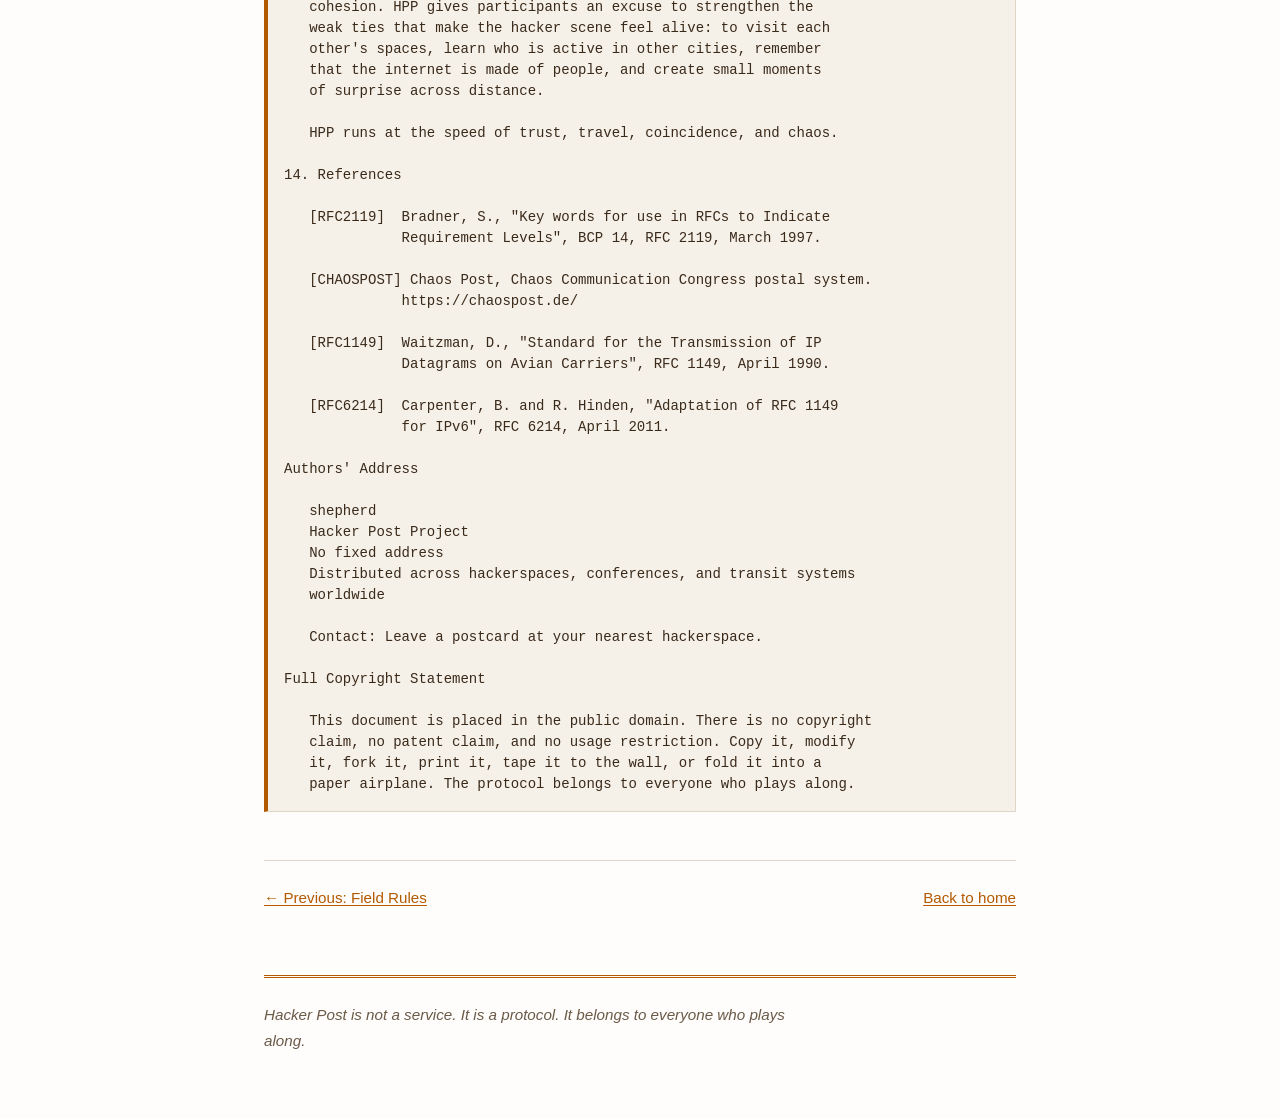
<file: draft-hackerpost-hpp-00.html>
<!DOCTYPE html>
<html lang="en">
<head>
<meta charset="utf-8">
<meta name="viewport" content="width=device-width, initial-scale=1, viewport-fit=cover">
<title>Internet-Draft — Hacker Post Protocol</title>
<meta name="description" content="A formal specification of the Hacker Post protocol: human-routed postcard mail for the hacker scene, presented as an Internet-Draft.">
<link rel="stylesheet" href="style.css">
</head>
<body>

<header>
<h1><a href="index.html">Hacker Post</a></h1>
<p>Human-routed postcard mail for the hacker scene.</p>
</header>

<nav aria-label="Site navigation">
<ol>
<li><a href="index.html">Home</a></li>
<li><a href="guidelines.html">Message Guidelines</a></li>
<li><a href="courier.html">Courier Runbook</a></li>
<li><a href="postmaster.html">Postmaster Runbook</a></li>
<li><a href="field-rules.html">Field Rules</a></li>
<li><strong aria-current="page">Protocol Spec</strong></li>
</ol>
</nav>

<main>

<h2>The Hacker Post Protocol</h2>

<figure class="pre-wrap rfc-draft">
<pre><code>Internet-Draft                                                    shepherd
Intended status: Experimental                           Hacker Post Project
Expires: December 2026                                            June 2026


          The Hacker Post Protocol: Human-Routed Postcard Mail
                       for the Hacker Scene (HPP/1.0)

                     draft-hackerpost-hpp-00

Status of This Memo

   This Internet-Draft is submitted to the hacker community for
   discussion and comment. Distribution of this memo is unlimited.

   Internet-Drafts are working documents. They are draft material and
   subject to change or abandonment at any time. This document has no
   formal standards body, no compliance authority, and no enforcement
   mechanism. Participation is voluntary. Best effort is the whole
   system.

   This Internet-Draft will expire on December 7, 2026.

Abstract

   This document specifies the Hacker Post Protocol (HPP), an informal,
   human-powered postcard relay system for the hacker scene. HPP defines
   message format, routing semantics, courier behavior, postmaster
   operations, and safety constraints for physical postcard messages
   transported by voluntary human carriers across hackerspaces,
   conferences, meetups, and social scenes.

   In the taxonomy of networking, HPP is a delay-tolerant, store-and-
   forward sneakernet: a human mesh in which routing decisions are made
   locally and socially. It operates on best-effort delivery with no
   guarantees of speed, reliability, or completeness. The design goal is
   social cohesion, not efficient mail delivery.

Table of Contents

   1.  Introduction  . . . . . . . . . . . . . . . . . . . . . . .  1
   2.  Conventions and Terminology . . . . . . . . . . . . . . . .  2
   3.  Protocol Overview . . . . . . . . . . . . . . . . . . . . .  3
   4.  Message Format  . . . . . . . . . . . . . . . . . . . . . .  4
   5.  Addressing  . . . . . . . . . . . . . . . . . . . . . . . .  5
   6.  Courier Specification . . . . . . . . . . . . . . . . . . .  6
   7.  Postmaster Specification  . . . . . . . . . . . . . . . . .  7
   8.  Routing . . . . . . . . . . . . . . . . . . . . . . . . . .  8
   9.  Delivery Semantics  . . . . . . . . . . . . . . . . . . . .  9
   10. Security Considerations . . . . . . . . . . . . . . . . . . 10
   11. Safety Constraints  . . . . . . . . . . . . . . . . . . . . 11
   12. Operational Notes . . . . . . . . . . . . . . . . . . . . . 12
   13. Background and Motivation . . . . . . . . . . . . . . . . . 13
   14. References  . . . . . . . . . . . . . . . . . . . . . . . . 14

1.  Introduction

   Hacker Post is an informal, human-powered postcard relay system for
   the hacker scene. It is not regular mail. It is not private mail.
   It is not guaranteed mail. It is a social experiment in trust,
   travel, community, and chaos.

   The idea is simple: a sender writes a postcard addressed to a
   hacker, a hackerspace, a meetup, a conference, or a scene. The
   postcard is passed from person to person, hopefully moving closer
   to its intended recipient until it arrives.

   A postcard MAY travel by conference backpack, train ride, hackerspace
   bulletin board, meetup table, road trip, or someone who knows someone
   who knows the target.

   The goal is not speed. The goal is motion.

2.  Conventions and Terminology

   The key words "MUST", "MUST NOT", "REQUIRED", "SHALL", "SHALL NOT",
   "SHOULD", "SHOULD NOT", "RECOMMENDED", "MAY", and "OPTIONAL" in
   this document are to be interpreted as described in RFC 2119.

   Postcard     A visible, physical card bearing a message and routing
                fields as defined in Section 4.

   Sender       The originator of a postcard message.

   Recipient    The intended target of a postcard message, identified
                by handle, scene affiliation, or approximate location.

   Courier      Any person who voluntarily transports one or more
                postcards closer to their intended destination.

   Postmaster   A person who collects, sorts, routes, and redistributes
                postcards at a fixed or semi-fixed location.

   Post Office  Any physical location where postcards are collected and
                sorted for redistribution.

   Boomerang    A courier-only action: carrying a postcard back along
                the path it arrived on when delivery cannot be completed.
                Because postcards carry no Sender field, boomeranging
                relies entirely on the carrying courier's knowledge of
                where the card came from. Postmasters cannot boomerang.

   Scene        A loosely-defined social grouping within hacker culture,
                including hackerspaces, conferences, meetups, clubs,
                villages, and informal gatherings.

3.  Protocol Overview

   HPP operates as a store-and-forward relay protocol with human nodes.
   The protocol stack is as follows:

       +---------------------------+
       |     Application Layer     |  Message content
       +---------------------------+
       |      Routing Layer        |  Recipient, Date, Location
       +---------------------------+
       |     Transport Layer       |  Courier / Postmaster
       +---------------------------+
       |     Physical Layer        |  Postcard (visible, tangible)
       +---------------------------+

   Flow:

   1. Sender composes postcard with routing fields.
   2. Sender deposits postcard at a post office or hands to a courier.
   3. Courier transports postcard toward destination.
   4. Courier delivers to recipient, post office, or next courier.
   5. Steps 3-4 repeat until delivery or boomerang.

   There is no acknowledgment mechanism. There is no retry protocol.
   There is no timeout. Delivery MAY take days, months, or years.

4.  Message Format

   A compliant Hacker Post message MUST be a postcard: a single visible,
   lightweight, physically open card. The following formats are
   explicitly prohibited:

     - Sealed envelopes
     - Packages
     - Hidden compartments
     - Electronic devices (including USB drives)
     - Substances
     - Any object requiring border declaration

   4.1.  Address Side

   The address side MUST contain the following fields:

     HACKER POST

     Recipient: [handle, group, space, scene, or event]
     Date:      [origination date, ISO 8601 preferred]
     Location:  [approximate destination]

     Route notes: [OPTIONAL courier annotations]

   4.2.  Message Side

   The message side SHOULD contain:

     - The message body
     - An OPTIONAL footer reminding handlers of protocol rules

   Suggested footer text:

     This is public postcard mail.
     Do not include secrets.
     Route closer if possible.
     Boomerang if undeliverable.

   4.3.  Courier Marks

   Couriers MAY annotate the address side with brief routing notes if
   space permits, for example:

     Relayed via NYC, 2026-07-18
     Carried from Boston to Montreal
     Dropped at Noisebridge

   Courier marks are OPTIONAL but RECOMMENDED as they make the journey
   part of the message.

5.  Addressing

   5.1.  Recipient Field

   The Recipient field SHOULD use one of the following forms:

     - A handle or pseudonym (e.g., @zero_cool)
     - A group or project name (e.g., Noisebridge radio table)
     - A scene description (e.g., lockpick village folks)
     - A role description (e.g., whoever maintains the LED wall)

   The Recipient field SHOULD NOT contain:

     - Legal names
     - Private contact information
     - Exact home or work addresses

   5.2.  Date Field

   The Date field MUST contain the origination date: the date the
   postcard was written or first entered the system. ISO 8601 format
   (YYYY-MM-DD) is RECOMMENDED.

   5.3.  Location Field

   The Location field SHOULD specify an approximate destination:

     - A city or region
     - A hackerspace name
     - A conference or event
     - A university club or meetup
     - A vague scene reference (e.g., "NYC hacker scene")

   The Location field MUST NOT contain private residential addresses.

6.  Courier Specification

   6.1.  Definition

   A courier is any person who voluntarily moves one or more Hacker Post
   postcards from one location to another. No registration, credential,
   or commitment is required.

   6.2.  Volunteering

   A courier SHOULD announce their travel plans to a local postmaster
   or post office. Example announcements:

     "I'm going to HOPE."
     "I can take mail toward NYC."
     "I'm driving from Chicago to Detroit."

   6.3.  Courier Constraints

   A courier:

     - MUST NOT feel obligated to carry all available mail.
     - MUST NOT feel obligated to complete delivery.
     - MUST NOT open, modify, cover, or destroy postcards.
     - MUST NOT add private information about the recipient.
     - MUST NOT use the system for stalking, harassment, threats,
       or doxxing.
     - MUST NOT carry anything they are uncomfortable carrying.
     - SHOULD pass undeliverable mail to a postmaster or boomerang it.

   6.4.  Delivery Targets

   A courier SHOULD attempt to deliver postcards to one of:

     - The intended recipient directly
     - Someone who knows the recipient
     - The named hackerspace, meetup, or event
     - A local postmaster
     - A relevant scene, table, or group

   Finding anyone who knows, recognizes, or is likely to encounter
   the recipient is sufficient to continue the route.

   6.5.  Failed Delivery

   If a courier cannot deliver, they SHOULD attempt the following
   fallback sequence:

     1. A local Hacker Post postmaster
     2. A hackerspace or maker space
     3. A relevant meetup or club
     4. A trusted local hacker
     5. Another courier heading in a better direction

   If all fallbacks fail, the courier SHOULD boomerang the postcard:
   carry it back along the path by which they received it. Because the
   postcard has no Sender field, this depends entirely on the courier's
   own recollection of where the card came from; no other participant
   can perform it. Returning mail is preferable to loss.

   6.6.  Prompt Deposit

   A courier SHOULD deposit entrusted mail with a postmaster or
   receiving point promptly upon arrival at the destination. Postcards
   lingering in a courier's bag are postcards not moving through the
   network.

   If plans change or the destination becomes unreachable, the courier
   SHOULD hand mail to another courier or deposit it at the nearest
   post office without delay.

   6.7.  Deputization

   Any courier MAY deputize new couriers or new postmasters. No
   central authority is required. The only requirement is willingness.
   Trust propagates peer-to-peer, forming a web of trust: each
   participant vouches for those they deputize.

   A brief, tongue-in-cheek swearing-in ceremony is RECOMMENDED but
   not required. A fist bump is a valid commissioning protocol.

7.  Postmaster Specification

   7.1.  Definition

   A postmaster is any person who collects, sorts, routes, and
   redistributes Hacker Post at a fixed or semi-fixed location. A
   postmaster does not require formal appointment. Taping a cardboard
   box to the wall and writing "POST" on it is sufficient.

   7.2.  Post Office Requirements

   A post office SHOULD provide:

     - A visible container for incoming postcards
     - A sorting area for outgoing postcards
     - A sign explaining the system
     - Blank postcards, if available
     - A list of common destinations or upcoming events

   7.3.  Suitable Locations

   Post offices SHOULD be established at:

     - Hackerspaces
     - Conference villages or info tables
     - University hacker clubs
     - Meetups and maker spaces
     - Community lounges

   7.4.  Sorting

   Postmasters SHOULD sort postcards by best next direction rather
   than exact destination. A RECOMMENDED sorting scheme:

     LOCAL      - Deliverable within the local scene
     NORTH      - General northward routing
     SOUTH      - General southward routing
     EAST       - General eastward routing
     WEST       - General westward routing
     UNKNOWN    - Unclear destination, awaiting better routing

   There is no BOOMERANG bucket. Postcards carry no Sender field, so a
   postmaster has no origin to return mail to. Boomeranging is a
   courier-only action (Section 6.5).

   For larger events, additional categories MAY include:

     - Same conference
     - Same city / region
     - Known hackerspace or meetup
     - International
     - Needs courier

   Approximate routing is sufficient. Do not overthink it.

   7.5.  Outgoing Mail

   When a courier volunteers, the postmaster SHOULD:

     - Offer mail matching the courier's direction or destination
     - Not overload the courier
     - Ask how much the courier is willing to carry

   A postmaster SHOULD additionally ask a courier where they travelled
   FROM, not only where they are going. A visiting ("foreign") courier
   returning home is a high-value vector for return mail addressed
   toward their origin scene. The postmaster SHOULD load such couriers
   with mail bound for, or roughly along the route to, their home
   location for the return trip.

   Where no suitable visiting courier is available, mail SHOULD be held
   in its directional bucket until one appears. Events and large
   meetups are especially productive: the population of visiting
   couriers is high and about to disperse toward many origins, so a
   postmaster SHOULD work the room before teardown.

   7.6.  Stale Mail

   For mail with unclear destinations, a postmaster MAY:

     - Place it in UNKNOWN and wait for a better courier
     - Ask around gently
     - Hand it to a courier who might have better luck

   For mail that is unknown or unroutable at the local level, a
   postmaster SHOULD route it toward a larger post office (e.g., a
   high-traffic hackerspace, a regional hub, or a major event's post
   table). Larger nodes have greater courier throughput and social
   reach, increasing the probability that the card reaches a scene that
   recognizes its recipient. Routing up the hierarchy is preferred over
   indefinite local storage.

   A postmaster MUST NOT attempt to return such mail to its origin: no
   Sender field exists, and the origin is unknown to the post office.

   For very old mail, a postmaster MAY:

     - Keep it in circulation
     - Archive it publicly
     - Mark it as stale
     - Display it as "lost mail"

   7.7.  Accessibility Requirement

   A post office MUST keep mail in an accessible location. Mail stored
   in a private residence (e.g., under a bed, in a closet) does not
   constitute a functioning post office.

   Even temporary holdings SHOULD be maintained where couriers can
   find them: a shelf at the hackerspace, a labeled tray at a front
   desk, a box on a community table. The mail MUST be where the
   people are.

   7.8.  Closing a Post Office

   When a temporary post office closes (end of conference, teardown of
   a village, etc.), the postmaster MUST transfer all remaining mail
   to couriers heading toward a more permanent post office.

   Procedure:

     1. Sort remaining mail by direction.
     2. Identify couriers heading toward permanent post offices.
     3. Transfer all remaining mail.
     4. If no courier is available, the postmaster SHOULD personally
        carry remaining mail to the nearest permanent post office.

   A post office closing is NOT an acceptable reason for mail loss.

   7.9.  Deputization

   Postmasters MAY deputize new couriers and new postmasters. If
   someone wishes to carry mail or establish a post office at their
   space, the existing postmaster SHOULD welcome them in.

   A brief ritual is RECOMMENDED. Formality is optional.

   7.10. Postmaster Ethics

   A postmaster:

     - MUST NOT turn Hacker Post into a surveillance system.
     - MUST NOT maintain private dossiers of handles, real names,
       addresses, or travel patterns.
     - MUST NOT pressure people to reveal identities.
     - MUST NOT route mail that appears threatening, harassing,
       doxing-related, illegal, or unsafe.
     - SHOULD refuse, return, or remove any postcard that feels wrong.

   Best effort does not mean no judgment.

8.  Routing

   8.1.  Routing Algorithm

   HPP uses a social distance-minimizing heuristic:

     1. Identify the general direction or scene of the destination.
     2. Hand the postcard to someone moving in that direction.
     3. Repeat until delivered or undeliverable.

   There is no global routing table. There is no address resolution
   protocol. Routing knowledge is entirely local and social.

   This is opportunistic routing: forwarding decisions are made on
   contact, based on where carriers happen to be going. The gossip-like
   spread of "someone who knows someone" is a feature, not a bug.

   8.2.  Routing Principles

     - Route mail closer to the target.
     - Hand it to someone going the right direction.
     - Drop it at a likely hackerspace.
     - Ask around without being creepy.
     - Let the network do what networks do.

   8.3.  Multi-Hop Delivery

   A postcard MAY pass through an arbitrary number of couriers and
   post offices before reaching its destination. Each hop SHOULD
   move the postcard closer in social or geographic distance.

   Postcards MAY travel non-monotonically (i.e., away from the
   destination) if doing so places them in a better routing position.

9.  Delivery Semantics

   9.1.  Best Effort

   HPP provides ONLY best-effort delivery. There is:

     - No guarantee of delivery
     - No guarantee of timing
     - No acknowledgment mechanism
     - No retry mechanism
     - No error correction
     - No obligation on any participant

   9.2.  Delivery Definition

   A postcard is considered "delivered" when any of the following
   conditions are met:

     - Handed to the intended recipient
     - Given to someone who knows the recipient
     - Deposited at the named hackerspace, meetup, or event
     - Passed to a local postmaster in the destination scene
     - Left with a relevant group, village, or table

   9.3.  Failure Modes

   Postcards MAY be:

     - Delayed indefinitely
     - Misrouted
     - Lost
     - Photographed or archived
     - Returned to origin (boomerang)
     - Permanently undeliverable

   All failure modes are acceptable. The system is not designed for
   reliability.

   9.4.  Consistency and Resilience

   HPP is eventually consistent, with emphasis on "eventually": a
   postcard converges on its destination over an unbounded period, or
   not at all. The origination Date functions as a loose time-to-live
   (TTL) that informs, but never automates, decisions about stale mail.

   The network is self-healing in a weak sense. When a node (courier or
   post office) disappears, the mail it held SHOULD be returned to
   circulation so that surviving nodes can re-route it. Failure of any
   single node MUST NOT be fatal to a message, provided its custodian
   follows Sections 6.5 and 7.8.

10. Security Considerations

   10.1.  No Confidentiality

   HPP provides NO confidentiality. All postcards MUST be considered
   public. Any person handling the postcard MAY read its contents.
   This is by design, not a flaw.

   10.2.  No Integrity Protection

   HPP provides no integrity protection. Postcards MAY be annotated
   by couriers (route marks). However, couriers MUST NOT modify or
   obscure the original message content.

   10.3.  No Authentication

   HPP provides no sender or recipient authentication. Handles and
   scene affiliations are self-asserted. There is no verification
   mechanism for identity claims.

   10.4.  No Availability Guarantee

   HPP provides no availability guarantee. The system operates only
   when volunteers choose to participate. Total cessation of activity
   is a valid system state.

11. Safety Constraints

   11.1.  Prohibited Content

   Postcards MUST NOT contain:

     - Passwords or private keys
     - Home addresses or phone numbers
     - Legal names without consent
     - Sensitive personal information
     - Doxxing material
     - Threats or harassment
     - Instructions for harm
     - Anything endangering any participant

   11.2.  Prohibited Physical Forms

   The following MUST NOT be sent via HPP:

     - Sealed envelopes
     - Packages of any kind
     - Hidden compartments
     - USB drives or electronics
     - Substances
     - Objects requiring customs declaration

   11.3.  Behavioral Constraints

   Participants MUST NOT:

     - Use the system for stalking or harassment
     - Pressure others to reveal identities
     - Track individuals through the system
     - Create obligations or demands via postcard
     - Make couriers unwilling participants in conflict

12. Operational Notes

   12.1.  Recommended Message Content

   Good messages include:

     - Greetings and jokes
     - Puzzles and ASCII art
     - Tiny trip reports
     - Conference notes
     - Invitations to public events
     - Scene lore
     - "I heard you might know someone who knows..."
     - Stickers, stamps, doodles, and marks of passage

   12.2.  Discouraged Message Content

   Bad messages include:

     - Harassment or creepy tracking
     - Doxxing or demands
     - Threats or romance pressure
     - Private drama
     - Anything requiring secrecy

   12.3.  Addressing Best Practices

   Preferred:

     Recipient: @packetwitch
     Location:  NYC / hacker meetups

     Recipient: lockpick village folks
     Location:  DEF CON

     Recipient: someone from Pumping Station: One
     Location:  Chicago

   Discouraged:

     Recipient: [Full Legal Name]
     Location:  [Exact home address]

13. Background and Motivation

   HPP is inspired by Chaos Post, the intra-event postal system that
   appears at hacker conferences and chaos events. At Chaos Post,
   attendees write postcards to others at the event, address them
   with whatever clues they have, and send them into the crowd via
   volunteer couriers.

   The postcard becomes a social excuse. It gives new attendees a
   reason to wander, shy people a reason to talk to strangers, and
   turns the event into a human routing problem.

   HPP extends this concept beyond single events. It assumes the
   hacker scene is a living network: hackerspaces, makerspaces,
   university clubs, meetups, conferences, train rides, couches,
   basements, and people who know people who know people.

   It also observes that the physical-transport layer is the one
   communications layer the community has never operated for itself,
   having historically been ceded to commercial carriers and postal
   monopolies. HPP is a deliberately non-commercial, decentralized
   occupation of that layer. There is no operator, no fee, and nothing
   to acquire.

   There is always someone traveling somewhere.

   The point is not efficient mail delivery. The point is social
   cohesion. HPP gives participants an excuse to strengthen the
   weak ties that make the hacker scene feel alive: to visit each
   other's spaces, learn who is active in other cities, remember
   that the internet is made of people, and create small moments
   of surprise across distance.

   HPP runs at the speed of trust, travel, coincidence, and chaos.

14. References

   [RFC2119]  Bradner, S., "Key words for use in RFCs to Indicate
              Requirement Levels", BCP 14, RFC 2119, March 1997.

   [CHAOSPOST] Chaos Post, Chaos Communication Congress postal system.
              https://chaospost.de/

   [RFC1149]  Waitzman, D., "Standard for the Transmission of IP
              Datagrams on Avian Carriers", RFC 1149, April 1990.

   [RFC6214]  Carpenter, B. and R. Hinden, "Adaptation of RFC 1149
              for IPv6", RFC 6214, April 2011.

Authors' Address

   shepherd
   Hacker Post Project
   No fixed address
   Distributed across hackerspaces, conferences, and transit systems
   worldwide

   Contact: Leave a postcard at your nearest hackerspace.

Full Copyright Statement

   This document is placed in the public domain. There is no copyright
   claim, no patent claim, and no usage restriction. Copy it, modify
   it, fork it, print it, tape it to the wall, or fold it into a
   paper airplane. The protocol belongs to everyone who plays along.</code></pre>
</figure>

<nav aria-label="Page navigation">
<p><a href="field-rules.html">&larr; Previous: Field Rules</a></p>
<p><a href="index.html">Back to home</a></p>
</nav>

</main>

<footer>
<p>Hacker Post is not a service. It is a protocol. It belongs to everyone who plays along.</p>
</footer>

</body>
</html>
</file>
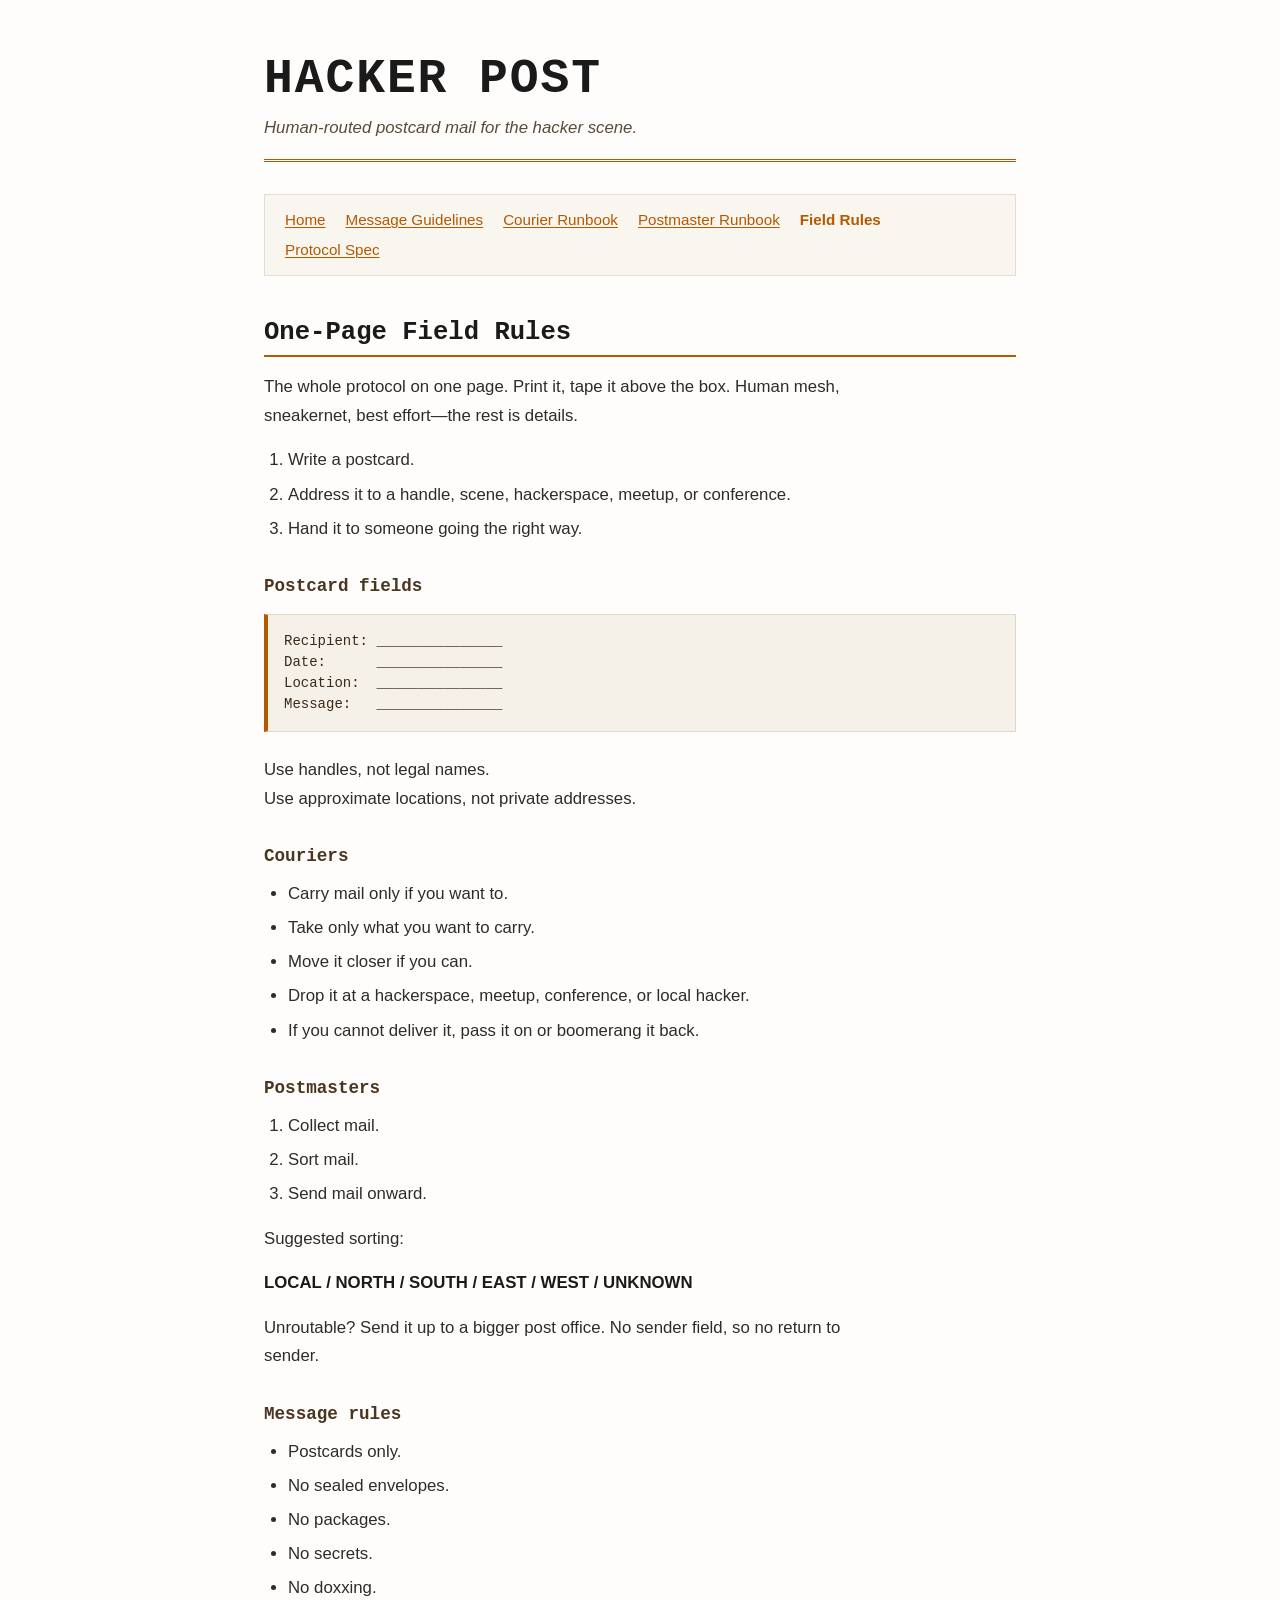
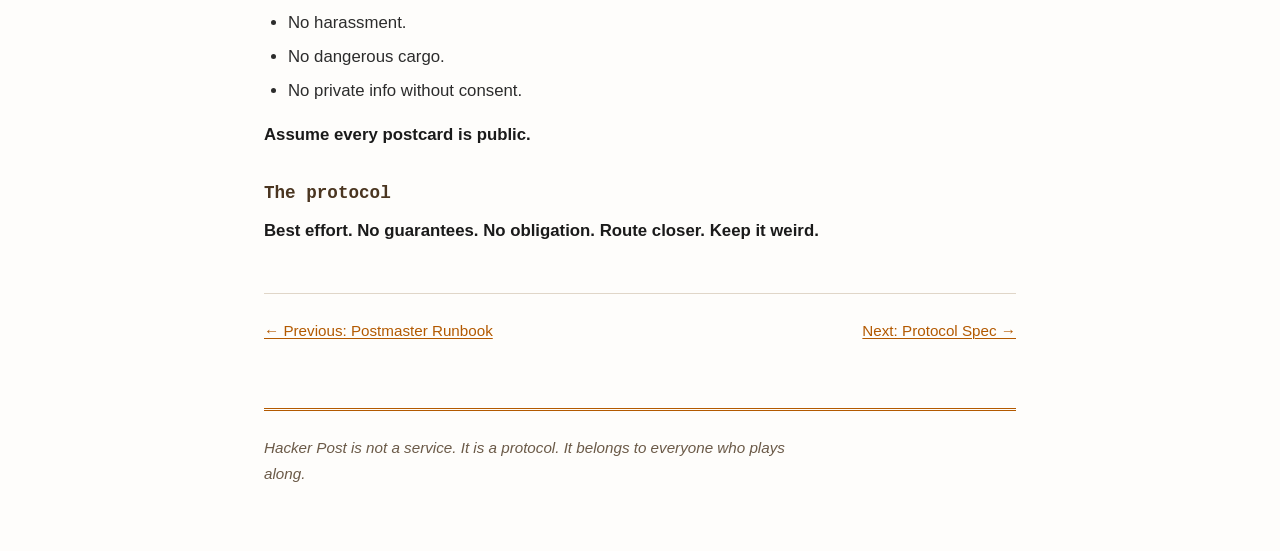
<file: field-rules.html>
<!DOCTYPE html>
<html lang="en">
<head>
<meta charset="utf-8">
<meta name="viewport" content="width=device-width, initial-scale=1, viewport-fit=cover">
<title>Field Rules — Hacker Post</title>
<meta name="description" content="Hacker Post one-page quick reference. The protocol at a glance.">
<link rel="stylesheet" href="style.css">
</head>
<body>

<header>
<h1><a href="index.html">Hacker Post</a></h1>
<p>Human-routed postcard mail for the hacker scene.</p>
</header>

<nav aria-label="Site navigation">
<ol>
<li><a href="index.html">Home</a></li>
<li><a href="guidelines.html">Message Guidelines</a></li>
<li><a href="courier.html">Courier Runbook</a></li>
<li><a href="postmaster.html">Postmaster Runbook</a></li>
<li><strong aria-current="page">Field Rules</strong></li>
<li><a href="draft-hackerpost-hpp-00.html">Protocol Spec</a></li>
</ol>
</nav>

<main>

<h2>One-Page Field Rules</h2>

<p>The whole protocol on one page. Print it, tape it above the box. Human mesh, sneakernet, best effort&mdash;the rest is details.</p>

<ol>
<li>Write a postcard.</li>
<li>Address it to a handle, scene, hackerspace, meetup, or conference.</li>
<li>Hand it to someone going the right way.</li>
</ol>

<h3>Postcard fields</h3>

<figure class="pre-wrap">
<pre><code>Recipient: _______________
Date:      _______________
Location:  _______________
Message:   _______________</code></pre>
</figure>

<p>Use handles, not legal names.<br>
Use approximate locations, not private addresses.</p>

<h3>Couriers</h3>

<ul>
<li>Carry mail only if you want to.</li>
<li>Take only what you want to carry.</li>
<li>Move it closer if you can.</li>
<li>Drop it at a hackerspace, meetup, conference, or local hacker.</li>
<li>If you cannot deliver it, pass it on or boomerang it back.</li>
</ul>

<h3>Postmasters</h3>

<ol>
<li>Collect mail.</li>
<li>Sort mail.</li>
<li>Send mail onward.</li>
</ol>

<p>Suggested sorting:</p>

<p><strong>LOCAL / NORTH / SOUTH / EAST / WEST / UNKNOWN</strong></p>

<p>Unroutable? Send it up to a bigger post office. No sender field, so no return to sender.</p>

<h3>Message rules</h3>

<ul>
<li>Postcards only.</li>
<li>No sealed envelopes.</li>
<li>No packages.</li>
<li>No secrets.</li>
<li>No doxxing.</li>
<li>No harassment.</li>
<li>No dangerous cargo.</li>
<li>No private info without consent.</li>
</ul>

<p><strong>Assume every postcard is public.</strong></p>

<h3>The protocol</h3>

<p><strong>Best effort. No guarantees. No obligation. Route closer. Keep it weird.</strong></p>

<nav aria-label="Page navigation">
<p><a href="postmaster.html">&larr; Previous: Postmaster Runbook</a></p>
<p><a href="draft-hackerpost-hpp-00.html">Next: Protocol Spec &rarr;</a></p>
</nav>

</main>

<footer>
<p>Hacker Post is not a service. It is a protocol. It belongs to everyone who plays along.</p>
</footer>

</body>
</html>
</file>
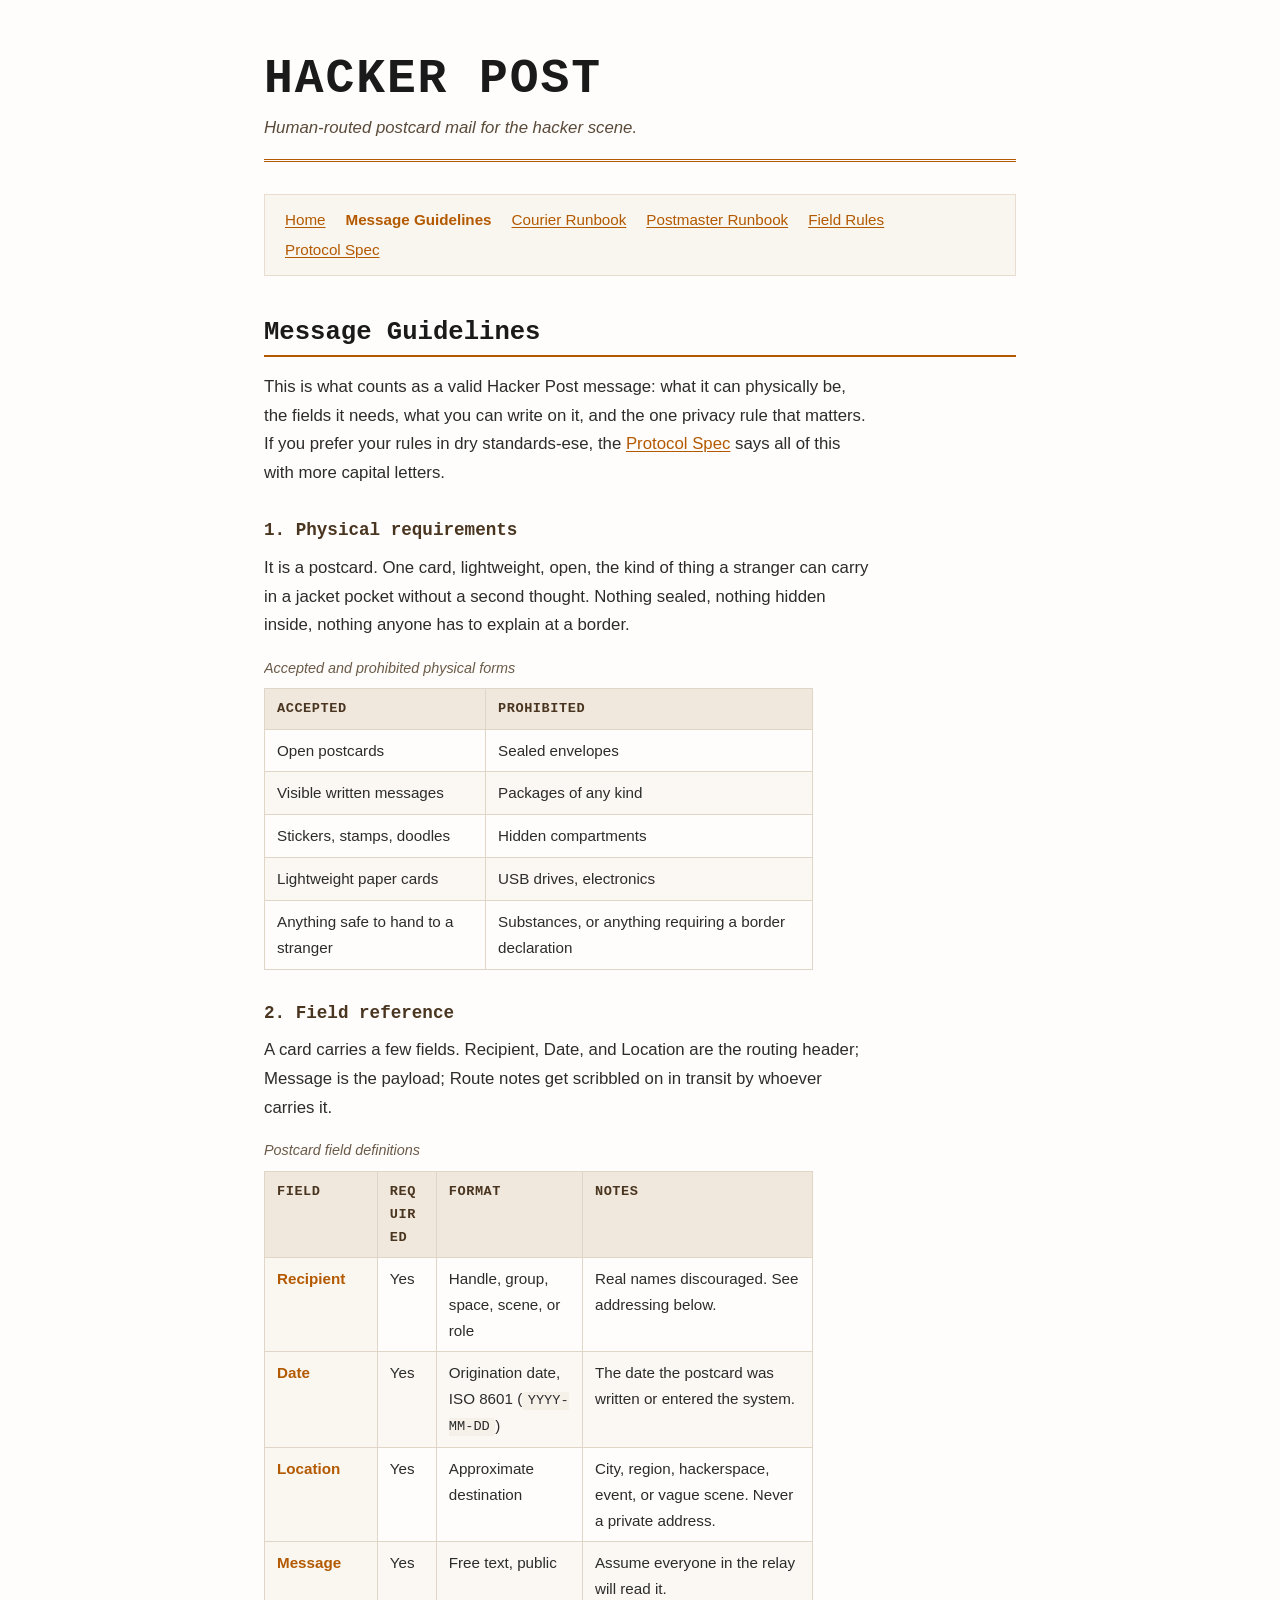
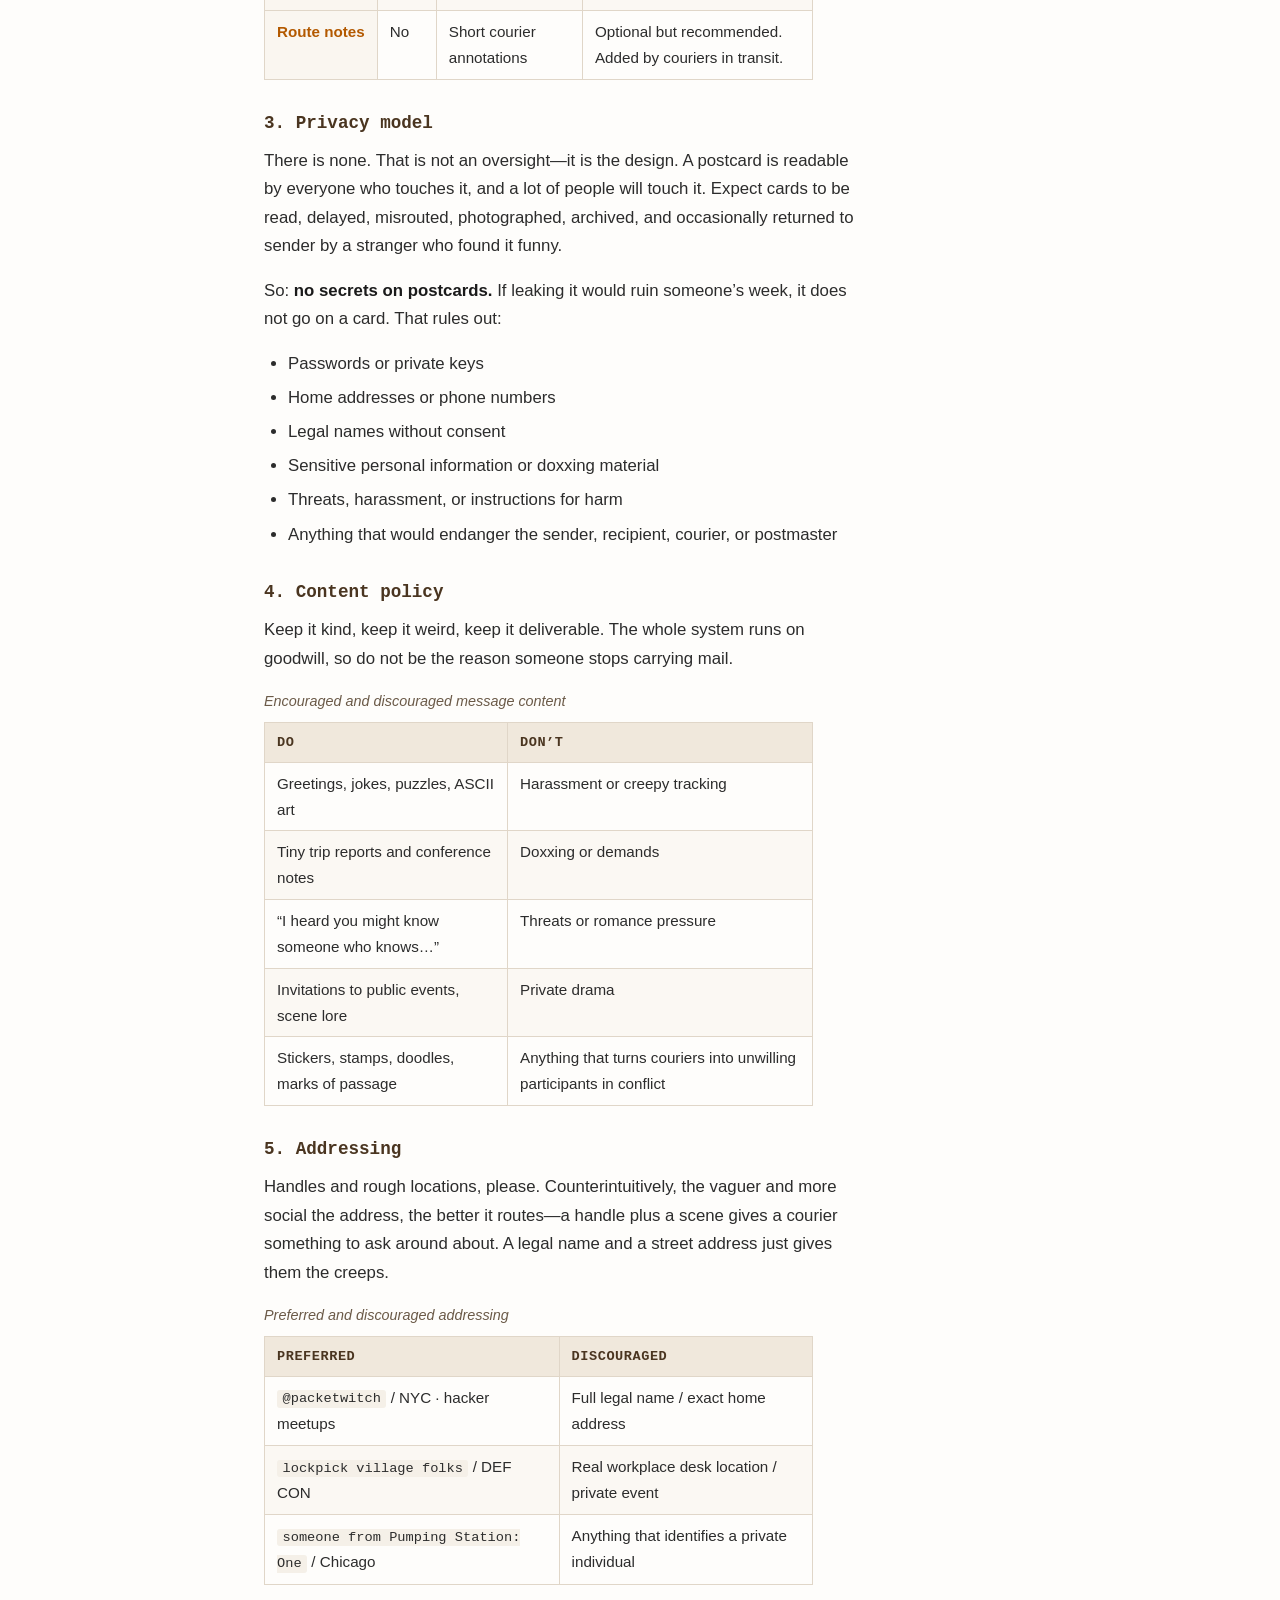
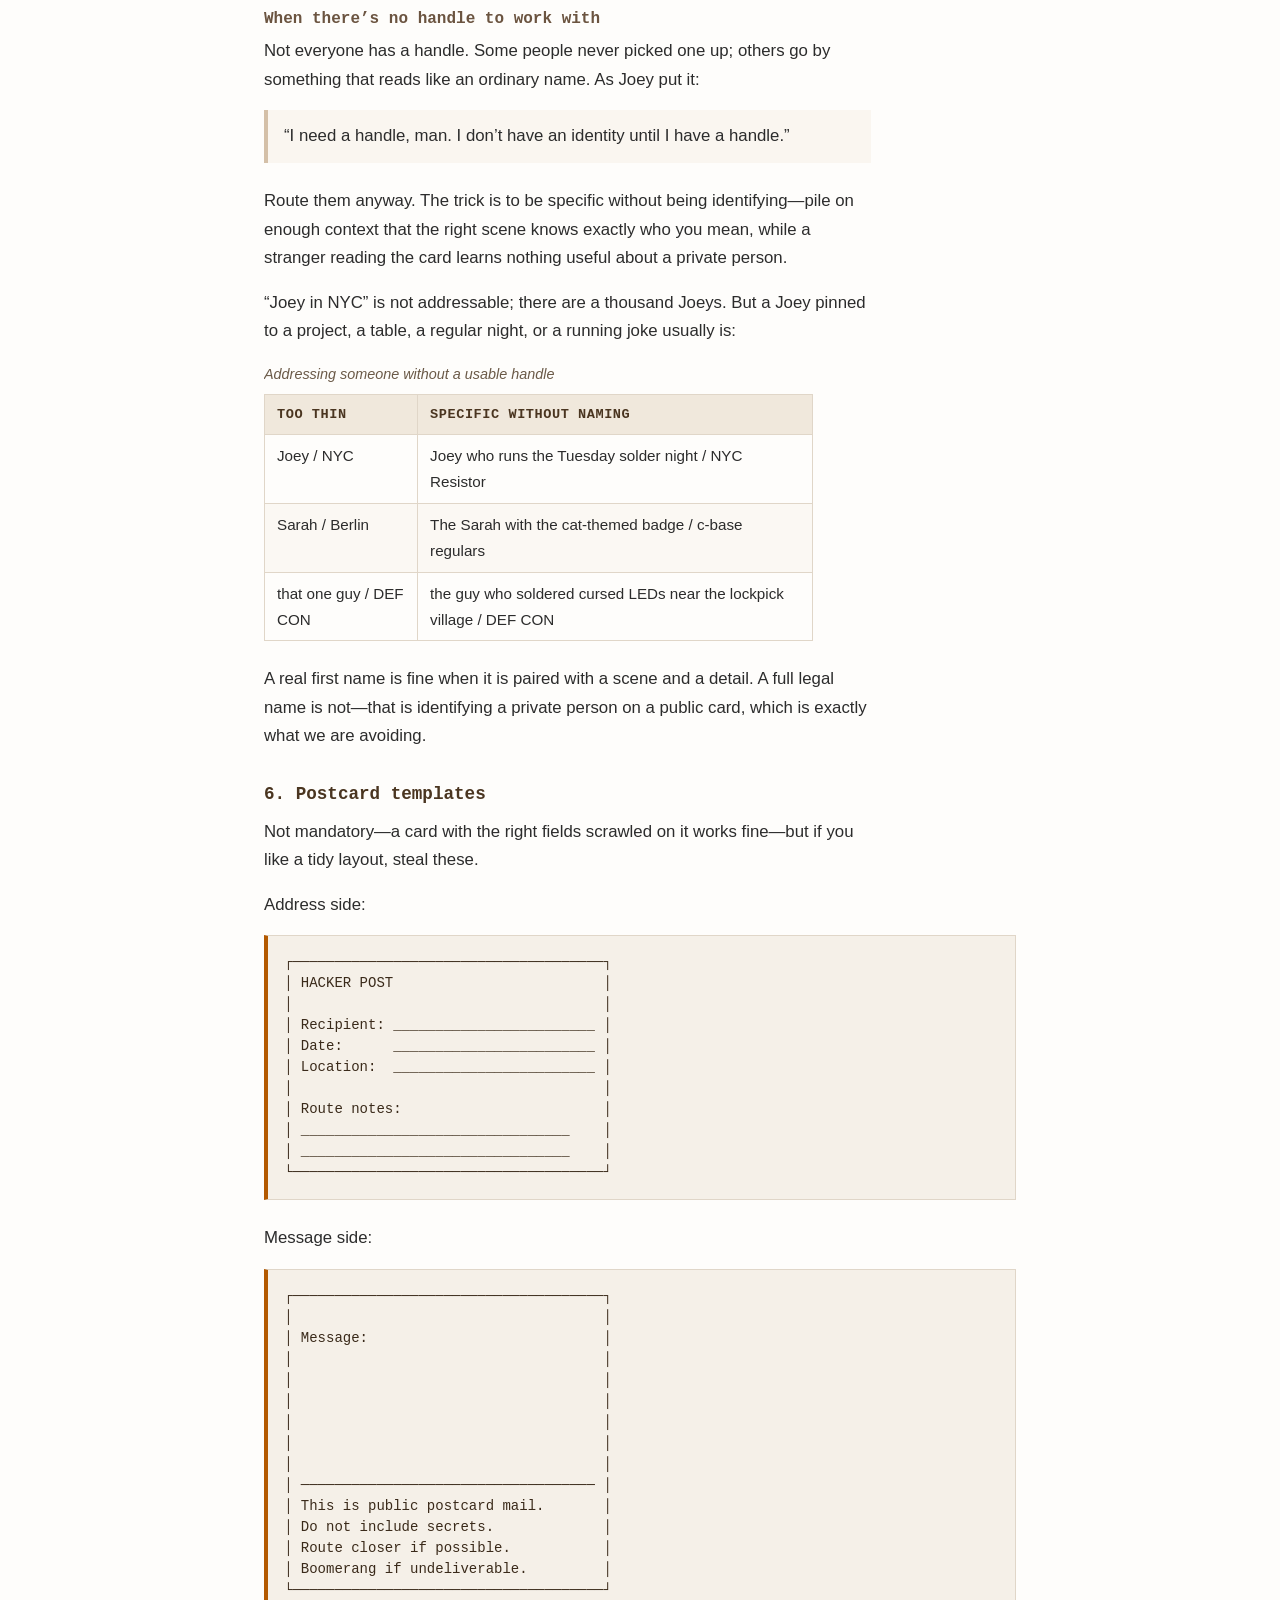
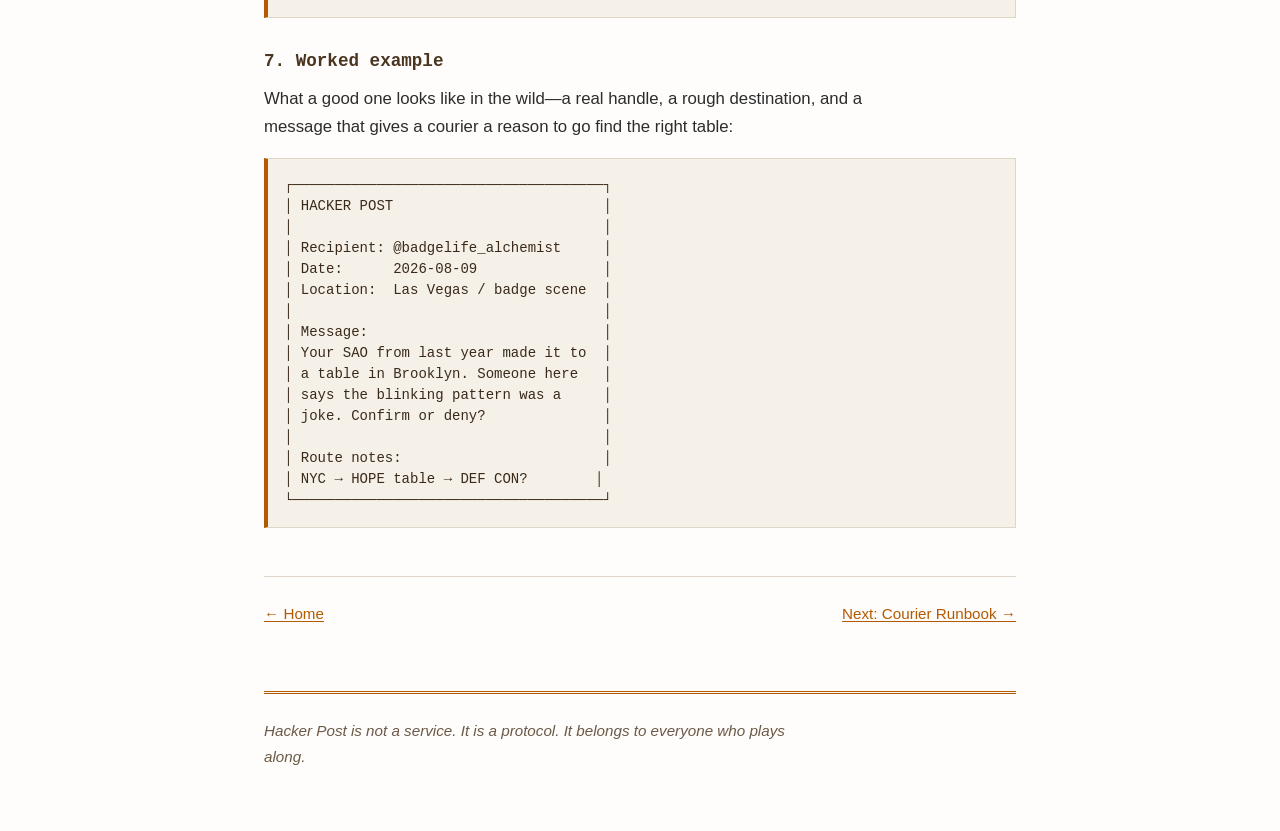
<file: guidelines.html>
<!DOCTYPE html>
<html lang="en">
<head>
<meta charset="utf-8">
<meta name="viewport" content="width=device-width, initial-scale=1, viewport-fit=cover">
<title>Message Guidelines — Hacker Post</title>
<meta name="description" content="The Hacker Post message specification: postcard requirements, field reference, content policy, privacy model, and templates.">
<link rel="stylesheet" href="style.css">
</head>
<body>

<header>
<h1><a href="index.html">Hacker Post</a></h1>
<p>Human-routed postcard mail for the hacker scene.</p>
</header>

<nav aria-label="Site navigation">
<ol>
<li><a href="index.html">Home</a></li>
<li><strong aria-current="page">Message Guidelines</strong></li>
<li><a href="courier.html">Courier Runbook</a></li>
<li><a href="postmaster.html">Postmaster Runbook</a></li>
<li><a href="field-rules.html">Field Rules</a></li>
<li><a href="draft-hackerpost-hpp-00.html">Protocol Spec</a></li>
</ol>
</nav>

<main>

<h2>Message Guidelines</h2>

<p>This is what counts as a valid Hacker Post message: what it can physically be, the fields it needs, what you can write on it, and the one privacy rule that matters. If you prefer your rules in dry standards-ese, the <a href="draft-hackerpost-hpp-00.html">Protocol Spec</a> says all of this with more capital letters.</p>

<h3>1. Physical requirements</h3>

<p>It is a postcard. One card, lightweight, open, the kind of thing a stranger can carry in a jacket pocket without a second thought. Nothing sealed, nothing hidden inside, nothing anyone has to explain at a border.</p>

<div class="table-wrap"><table>
<caption>Accepted and prohibited physical forms</caption>
<thead>
<tr>
<th scope="col">Accepted</th>
<th scope="col">Prohibited</th>
</tr>
</thead>
<tbody>
<tr>
<td>Open postcards</td>
<td>Sealed envelopes</td>
</tr>
<tr>
<td>Visible written messages</td>
<td>Packages of any kind</td>
</tr>
<tr>
<td>Stickers, stamps, doodles</td>
<td>Hidden compartments</td>
</tr>
<tr>
<td>Lightweight paper cards</td>
<td>USB drives, electronics</td>
</tr>
<tr>
<td>Anything safe to hand to a stranger</td>
<td>Substances, or anything requiring a border declaration</td>
</tr>
</tbody>
</table></div>

<h3>2. Field reference</h3>

<p>A card carries a few fields. Recipient, Date, and Location are the routing header; Message is the payload; Route notes get scribbled on in transit by whoever carries it.</p>

<div class="table-wrap"><table>
<caption>Postcard field definitions</caption>
<thead>
<tr>
<th scope="col">Field</th>
<th scope="col">Required</th>
<th scope="col">Format</th>
<th scope="col">Notes</th>
</tr>
</thead>
<tbody>
<tr>
<th scope="row">Recipient</th>
<td>Yes</td>
<td>Handle, group, space, scene, or role</td>
<td>Real names discouraged. See addressing below.</td>
</tr>
<tr>
<th scope="row">Date</th>
<td>Yes</td>
<td>Origination date, ISO 8601 (<samp>YYYY-MM-DD</samp>)</td>
<td>The date the postcard was written or entered the system.</td>
</tr>
<tr>
<th scope="row">Location</th>
<td>Yes</td>
<td>Approximate destination</td>
<td>City, region, hackerspace, event, or vague scene. Never a private address.</td>
</tr>
<tr>
<th scope="row">Message</th>
<td>Yes</td>
<td>Free text, public</td>
<td>Assume everyone in the relay will read it.</td>
</tr>
<tr>
<th scope="row">Route notes</th>
<td>No</td>
<td>Short courier annotations</td>
<td>Optional but recommended. Added by couriers in transit.</td>
</tr>
</tbody>
</table></div>

<h3>3. Privacy model</h3>

<p>There is none. That is not an oversight&mdash;it is the design. A postcard is readable by everyone who touches it, and a lot of people will touch it. Expect cards to be read, delayed, misrouted, photographed, archived, and occasionally returned to sender by a stranger who found it funny.</p>

<p>So: <strong>no secrets on postcards.</strong> If leaking it would ruin someone&rsquo;s week, it does not go on a card. That rules out:</p>

<ul>
<li>Passwords or private keys</li>
<li>Home addresses or phone numbers</li>
<li>Legal names without consent</li>
<li>Sensitive personal information or doxxing material</li>
<li>Threats, harassment, or instructions for harm</li>
<li>Anything that would endanger the sender, recipient, courier, or postmaster</li>
</ul>

<h3>4. Content policy</h3>

<p>Keep it kind, keep it weird, keep it deliverable. The whole system runs on goodwill, so do not be the reason someone stops carrying mail.</p>

<div class="table-wrap"><table>
<caption>Encouraged and discouraged message content</caption>
<thead>
<tr>
<th scope="col">Do</th>
<th scope="col">Don&rsquo;t</th>
</tr>
</thead>
<tbody>
<tr>
<td>Greetings, jokes, puzzles, ASCII art</td>
<td>Harassment or creepy tracking</td>
</tr>
<tr>
<td>Tiny trip reports and conference notes</td>
<td>Doxxing or demands</td>
</tr>
<tr>
<td>&ldquo;I heard you might know someone who knows&hellip;&rdquo;</td>
<td>Threats or romance pressure</td>
</tr>
<tr>
<td>Invitations to public events, scene lore</td>
<td>Private drama</td>
</tr>
<tr>
<td>Stickers, stamps, doodles, marks of passage</td>
<td>Anything that turns couriers into unwilling participants in conflict</td>
</tr>
</tbody>
</table></div>

<h3>5. Addressing</h3>

<p>Handles and rough locations, please. Counterintuitively, the vaguer and more social the address, the better it routes&mdash;a handle plus a scene gives a courier something to ask around about. A legal name and a street address just gives them the creeps.</p>

<div class="table-wrap"><table>
<caption>Preferred and discouraged addressing</caption>
<thead>
<tr>
<th scope="col">Preferred</th>
<th scope="col">Discouraged</th>
</tr>
</thead>
<tbody>
<tr>
<td><samp>@packetwitch</samp> / NYC &middot; hacker meetups</td>
<td>Full legal name / exact home address</td>
</tr>
<tr>
<td><samp>lockpick village folks</samp> / DEF CON</td>
<td>Real workplace desk location / private event</td>
</tr>
<tr>
<td><samp>someone from Pumping Station: One</samp> / Chicago</td>
<td>Anything that identifies a private individual</td>
</tr>
</tbody>
</table></div>

<h4>When there&rsquo;s no handle to work with</h4>

<p>Not everyone has a handle. Some people never picked one up; others go by something that reads like an ordinary name. As Joey put it:</p>

<blockquote>
<p>&ldquo;I need a handle, man. I don&rsquo;t have an identity until I have a handle.&rdquo;</p>
</blockquote>

<p>Route them anyway. The trick is to be specific without being identifying&mdash;pile on enough context that the right scene knows exactly who you mean, while a stranger reading the card learns nothing useful about a private person.</p>

<p>&ldquo;Joey in NYC&rdquo; is not addressable; there are a thousand Joeys. But a Joey pinned to a project, a table, a regular night, or a running joke usually is:</p>

<div class="table-wrap"><table>
<caption>Addressing someone without a usable handle</caption>
<thead>
<tr>
<th scope="col">Too thin</th>
<th scope="col">Specific without naming</th>
</tr>
</thead>
<tbody>
<tr>
<td>Joey / NYC</td>
<td>Joey who runs the Tuesday solder night / NYC Resistor</td>
</tr>
<tr>
<td>Sarah / Berlin</td>
<td>The Sarah with the cat-themed badge / c-base regulars</td>
</tr>
<tr>
<td>that one guy / DEF CON</td>
<td>the guy who soldered cursed LEDs near the lockpick village / DEF CON</td>
</tr>
</tbody>
</table></div>

<p>A real first name is fine when it is paired with a scene and a detail. A full legal name is not&mdash;that is identifying a private person on a public card, which is exactly what we are avoiding.</p>

<h3>6. Postcard templates</h3>

<p>Not mandatory&mdash;a card with the right fields scrawled on it works fine&mdash;but if you like a tidy layout, steal these.</p>

<p>Address side:</p>

<figure class="pre-wrap">
<pre><code>┌─────────────────────────────────────┐
│ HACKER POST                         │
│                                     │
│ Recipient: ________________________ │
│ Date:      ________________________ │
│ Location:  ________________________ │
│                                     │
│ Route notes:                        │
│ ________________________________    │
│ ________________________________    │
└─────────────────────────────────────┘</code></pre>
</figure>

<p>Message side:</p>

<figure class="pre-wrap">
<pre><code>┌─────────────────────────────────────┐
│                                     │
│ Message:                            │
│                                     │
│                                     │
│                                     │
│                                     │
│                                     │
│                                     │
│ ─────────────────────────────────── │
│ This is public postcard mail.       │
│ Do not include secrets.             │
│ Route closer if possible.           │
│ Boomerang if undeliverable.         │
└─────────────────────────────────────┘</code></pre>
</figure>

<h3>7. Worked example</h3>

<p>What a good one looks like in the wild&mdash;a real handle, a rough destination, and a message that gives a courier a reason to go find the right table:</p>

<figure class="pre-wrap">
<pre><code>┌─────────────────────────────────────┐
│ HACKER POST                         │
│                                     │
│ Recipient: @badgelife_alchemist     │
│ Date:      2026-08-09               │
│ Location:  Las Vegas / badge scene  │
│                                     │
│ Message:                            │
│ Your SAO from last year made it to  │
│ a table in Brooklyn. Someone here   │
│ says the blinking pattern was a     │
│ joke. Confirm or deny?              │
│                                     │
│ Route notes:                        │
│ NYC → HOPE table → DEF CON?        │
└─────────────────────────────────────┘</code></pre>
</figure>

<nav aria-label="Page navigation">
<p><a href="index.html">&larr; Home</a></p>
<p><a href="courier.html">Next: Courier Runbook &rarr;</a></p>
</nav>

</main>

<footer>
<p>Hacker Post is not a service. It is a protocol. It belongs to everyone who plays along.</p>
</footer>

</body>
</html>
</file>
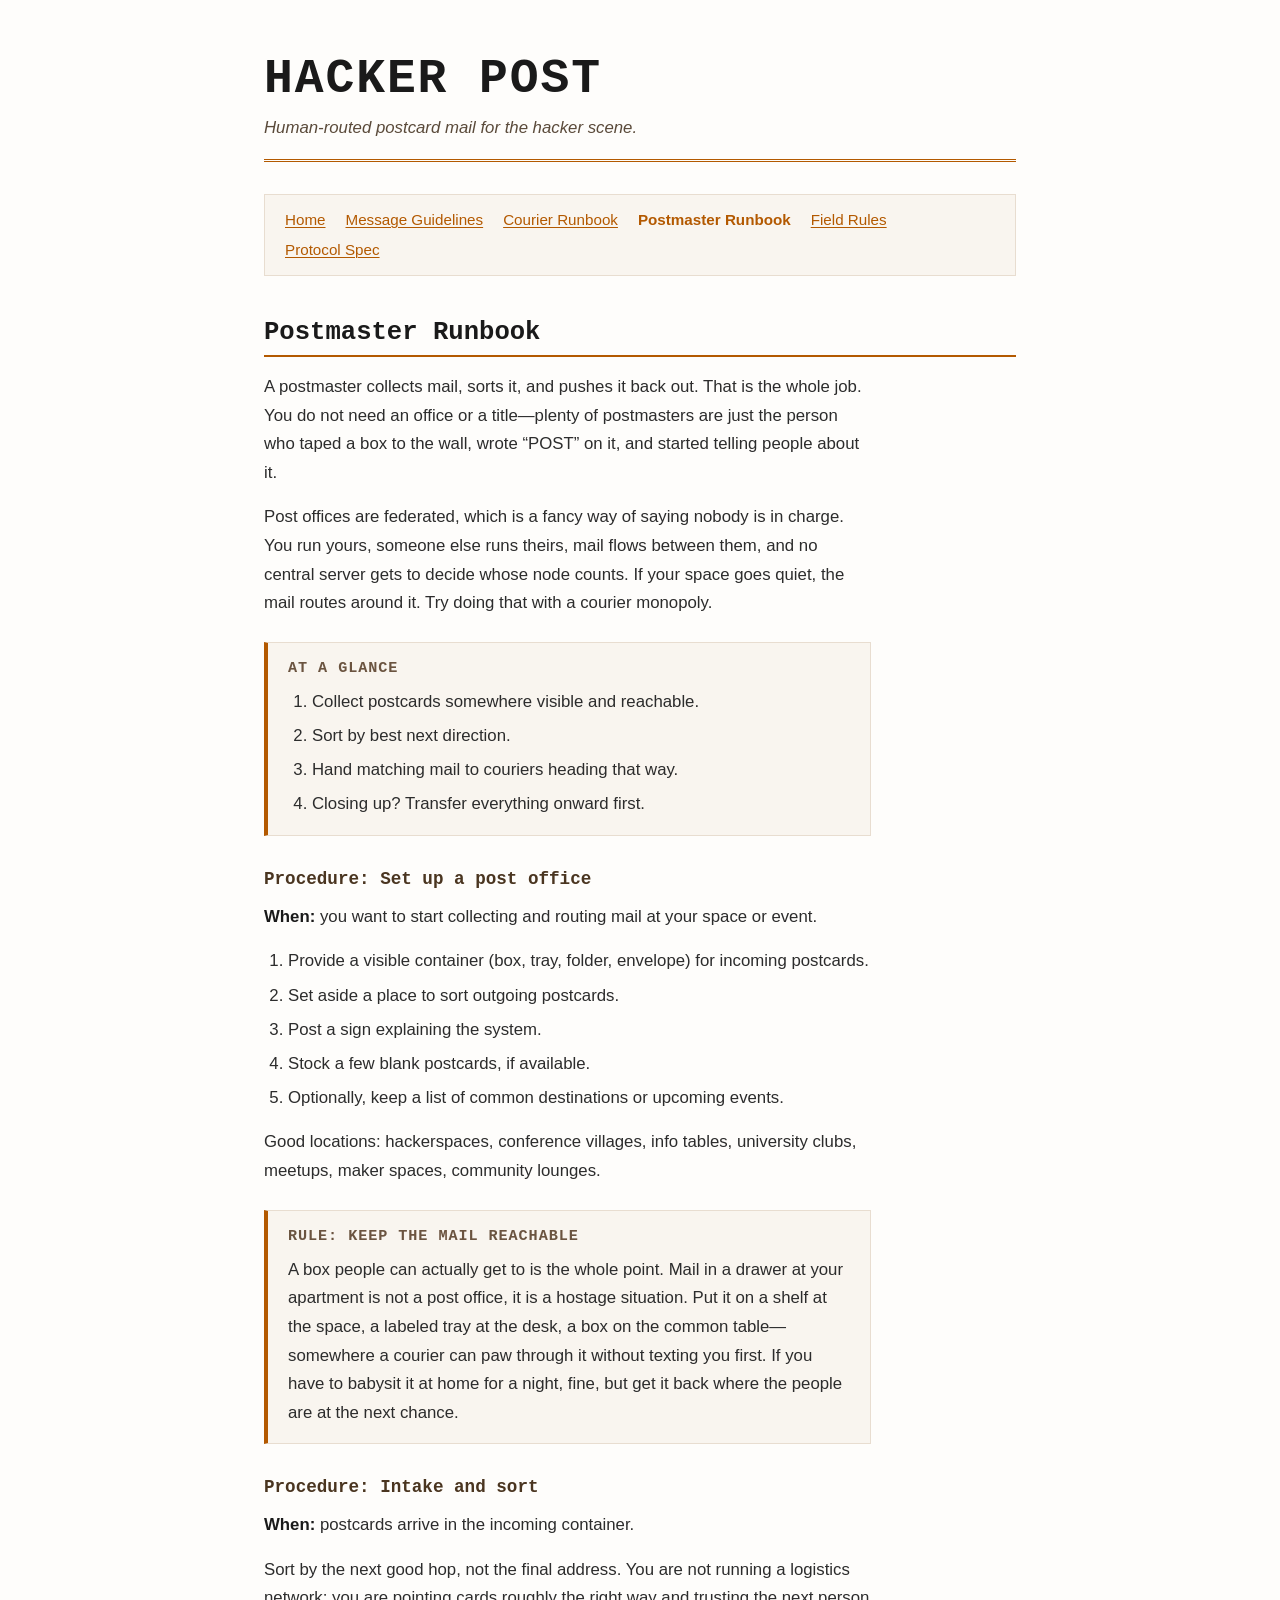
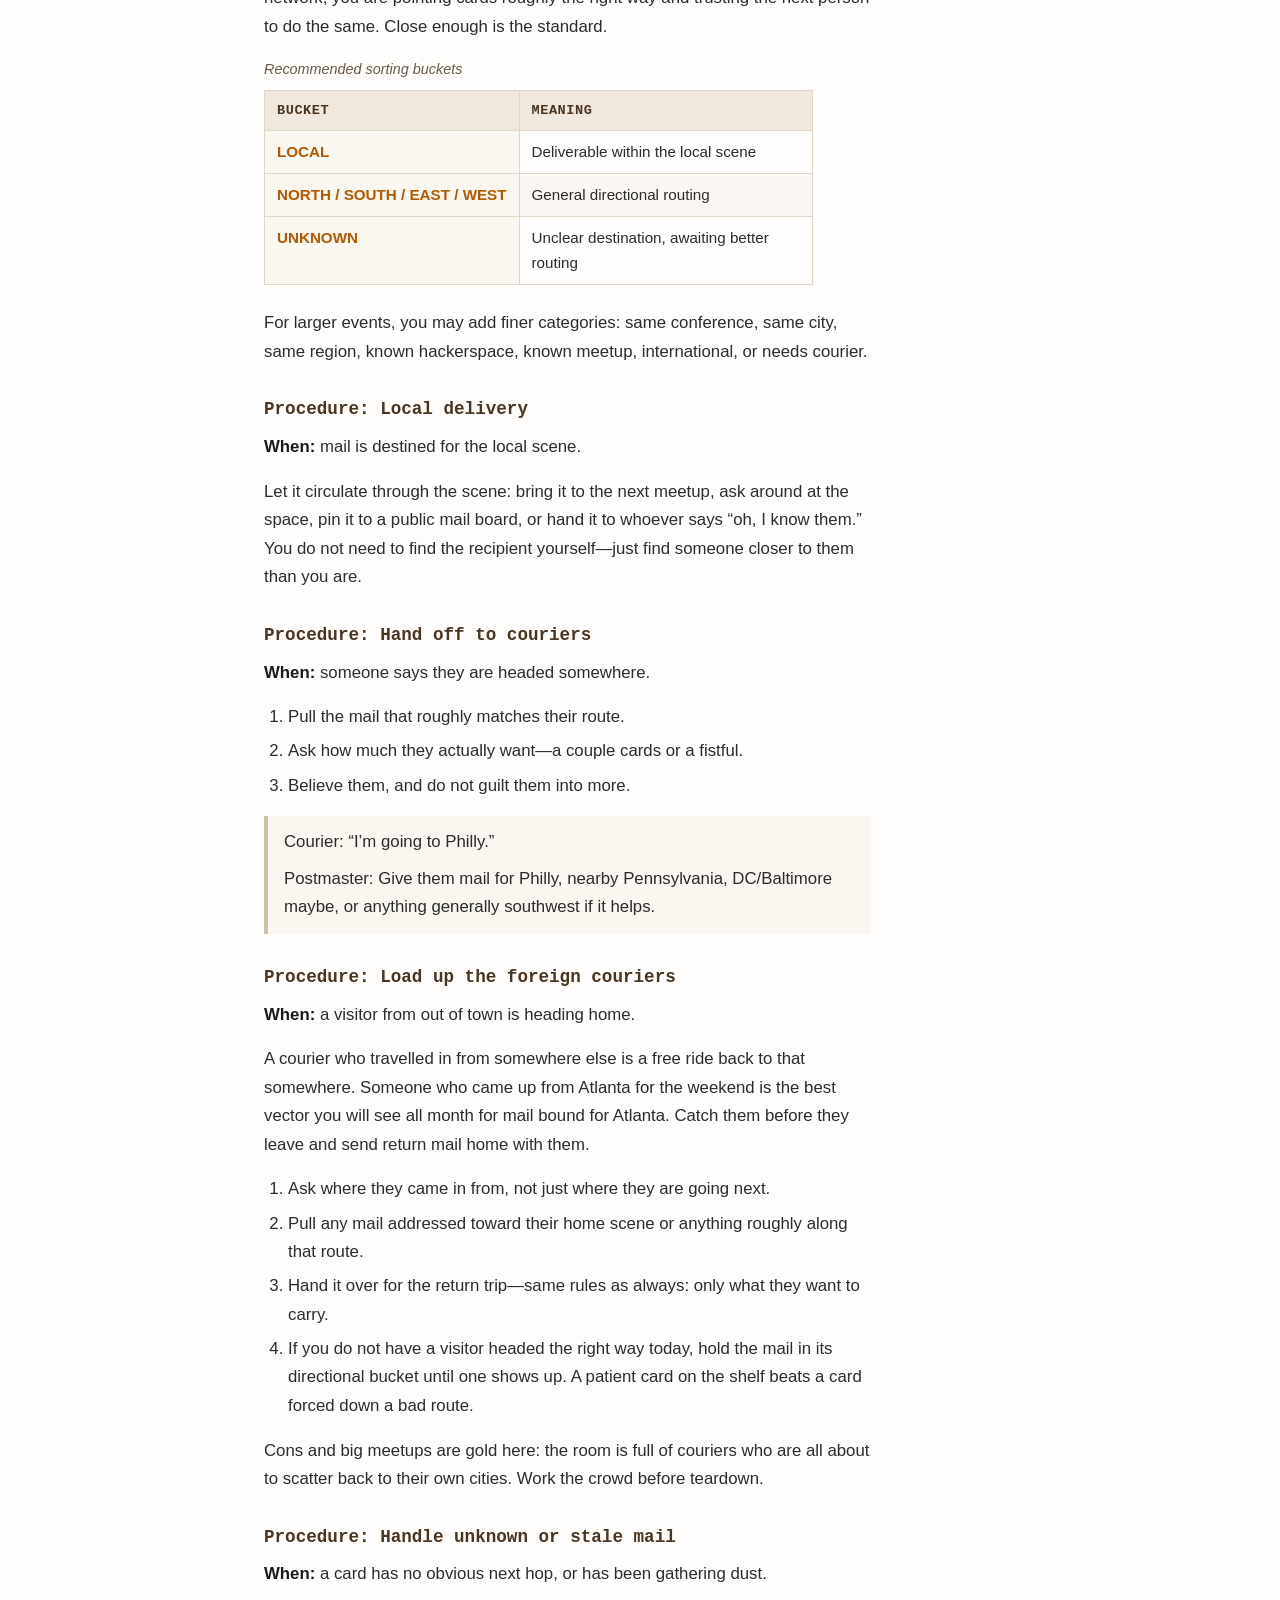
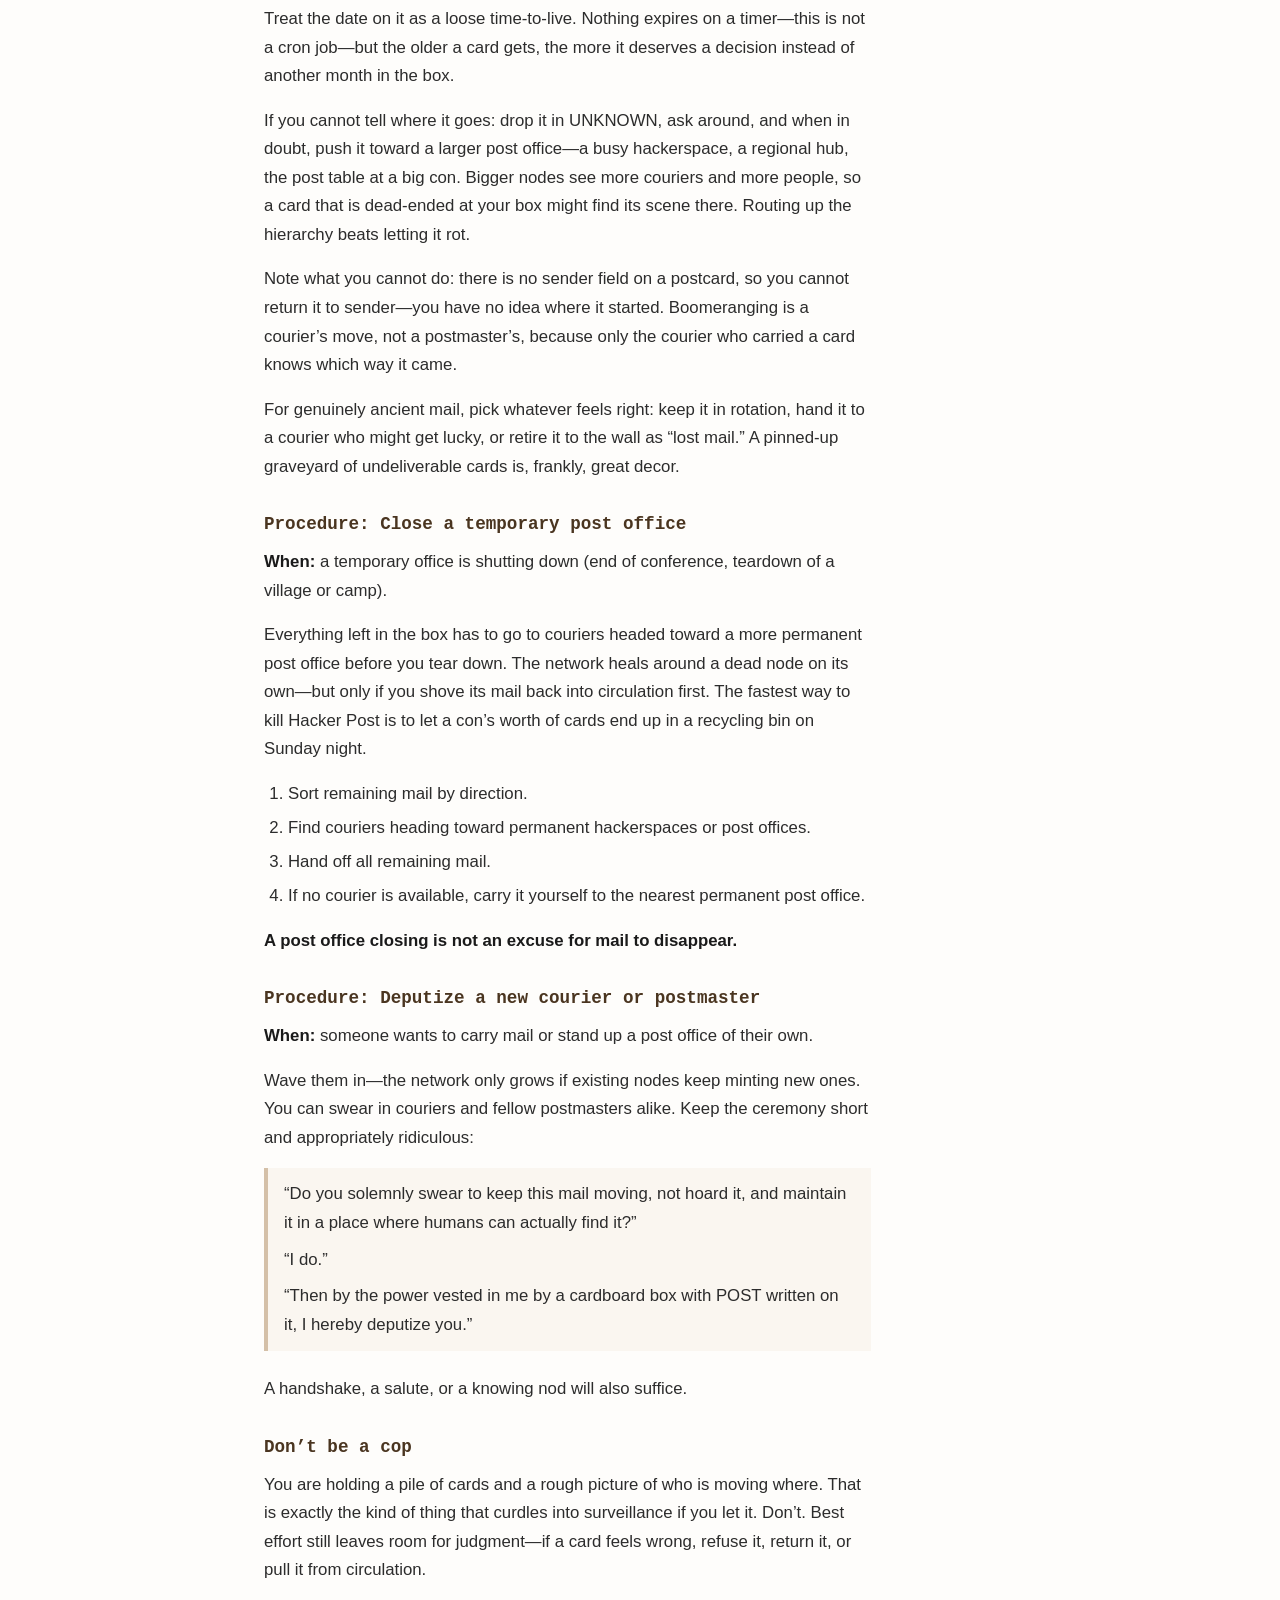
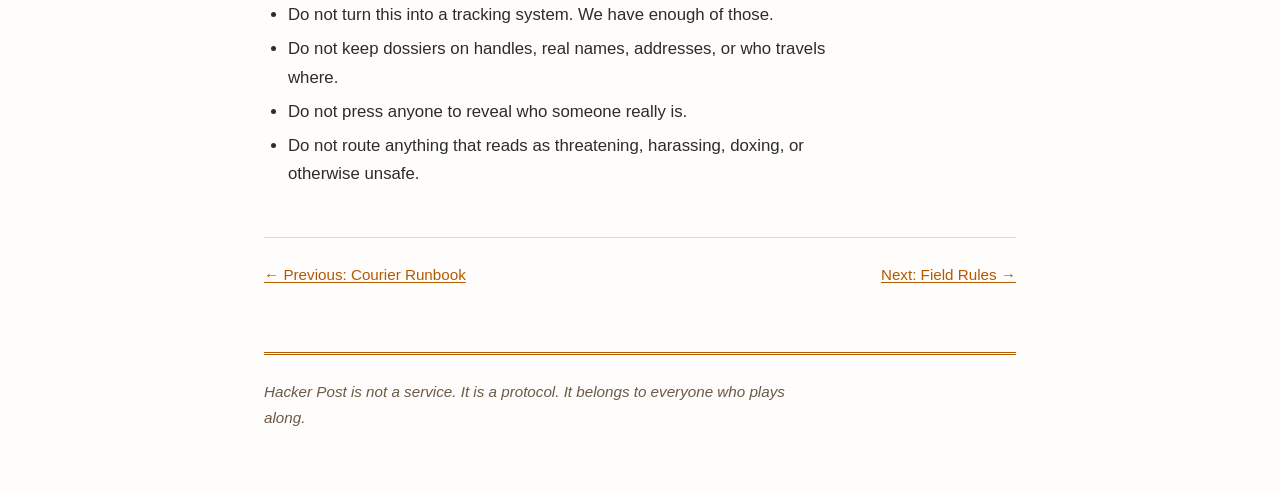
<file: postmaster.html>
<!DOCTYPE html>
<html lang="en">
<head>
<meta charset="utf-8">
<meta name="viewport" content="width=device-width, initial-scale=1, viewport-fit=cover">
<title>Postmaster Runbook — Hacker Post</title>
<meta name="description" content="The Hacker Post postmaster runbook: setting up a post office, sorting, handing off to couriers, handling stale mail, closing a temporary office, and ethics.">
<link rel="stylesheet" href="style.css">
</head>
<body>

<header>
<h1><a href="index.html">Hacker Post</a></h1>
<p>Human-routed postcard mail for the hacker scene.</p>
</header>

<nav aria-label="Site navigation">
<ol>
<li><a href="index.html">Home</a></li>
<li><a href="guidelines.html">Message Guidelines</a></li>
<li><a href="courier.html">Courier Runbook</a></li>
<li><strong aria-current="page">Postmaster Runbook</strong></li>
<li><a href="field-rules.html">Field Rules</a></li>
<li><a href="draft-hackerpost-hpp-00.html">Protocol Spec</a></li>
</ol>
</nav>

<main>

<h2>Postmaster Runbook</h2>

<p>A postmaster collects mail, sorts it, and pushes it back out. That is the whole job. You do not need an office or a title&mdash;plenty of postmasters are just the person who taped a box to the wall, wrote &ldquo;POST&rdquo; on it, and started telling people about it.</p>

<p>Post offices are federated, which is a fancy way of saying nobody is in charge. You run yours, someone else runs theirs, mail flows between them, and no central server gets to decide whose node counts. If your space goes quiet, the mail routes around it. Try doing that with a courier monopoly.</p>

<aside>
<h3>At a glance</h3>
<ol>
<li>Collect postcards somewhere visible and reachable.</li>
<li>Sort by best next direction.</li>
<li>Hand matching mail to couriers heading that way.</li>
<li>Closing up? Transfer everything onward first.</li>
</ol>
</aside>

<h3>Procedure: Set up a post office</h3>

<p><strong>When:</strong> you want to start collecting and routing mail at your space or event.</p>

<ol>
<li>Provide a visible container (box, tray, folder, envelope) for incoming postcards.</li>
<li>Set aside a place to sort outgoing postcards.</li>
<li>Post a sign explaining the system.</li>
<li>Stock a few blank postcards, if available.</li>
<li>Optionally, keep a list of common destinations or upcoming events.</li>
</ol>

<p>Good locations: hackerspaces, conference villages, info tables, university clubs, meetups, maker spaces, community lounges.</p>

<aside>
<h3>Rule: Keep the mail reachable</h3>
<p>A box people can actually get to is the whole point. Mail in a drawer at your apartment is not a post office, it is a hostage situation. Put it on a shelf at the space, a labeled tray at the desk, a box on the common table&mdash;somewhere a courier can paw through it without texting you first. If you have to babysit it at home for a night, fine, but get it back where the people are at the next chance.</p>
</aside>

<h3>Procedure: Intake and sort</h3>

<p><strong>When:</strong> postcards arrive in the incoming container.</p>

<p>Sort by the next good hop, not the final address. You are not running a logistics network; you are pointing cards roughly the right way and trusting the next person to do the same. Close enough is the standard.</p>

<div class="table-wrap"><table>
<caption>Recommended sorting buckets</caption>
<thead>
<tr>
<th scope="col">Bucket</th>
<th scope="col">Meaning</th>
</tr>
</thead>
<tbody>
<tr><th scope="row">LOCAL</th><td>Deliverable within the local scene</td></tr>
<tr><th scope="row">NORTH / SOUTH / EAST / WEST</th><td>General directional routing</td></tr>
<tr><th scope="row">UNKNOWN</th><td>Unclear destination, awaiting better routing</td></tr>
</tbody>
</table></div>

<p>For larger events, you may add finer categories: same conference, same city, same region, known hackerspace, known meetup, international, or needs courier.</p>

<h3>Procedure: Local delivery</h3>

<p><strong>When:</strong> mail is destined for the local scene.</p>

<p>Let it circulate through the scene: bring it to the next meetup, ask around at the space, pin it to a public mail board, or hand it to whoever says &ldquo;oh, I know them.&rdquo; You do not need to find the recipient yourself&mdash;just find someone closer to them than you are.</p>

<h3>Procedure: Hand off to couriers</h3>

<p><strong>When:</strong> someone says they are headed somewhere.</p>

<ol>
<li>Pull the mail that roughly matches their route.</li>
<li>Ask how much they actually want&mdash;a couple cards or a fistful.</li>
<li>Believe them, and do not guilt them into more.</li>
</ol>

<blockquote>
<p>Courier: &ldquo;I&rsquo;m going to Philly.&rdquo;</p>
<p>Postmaster: Give them mail for Philly, nearby Pennsylvania, DC/Baltimore maybe, or anything generally southwest if it helps.</p>
</blockquote>

<h3>Procedure: Load up the foreign couriers</h3>

<p><strong>When:</strong> a visitor from out of town is heading home.</p>

<p>A courier who travelled in from somewhere else is a free ride back to that somewhere. Someone who came up from Atlanta for the weekend is the best vector you will see all month for mail bound for Atlanta. Catch them before they leave and send return mail home with them.</p>

<ol>
<li>Ask where they came in from, not just where they are going next.</li>
<li>Pull any mail addressed toward their home scene or anything roughly along that route.</li>
<li>Hand it over for the return trip&mdash;same rules as always: only what they want to carry.</li>
<li>If you do not have a visitor headed the right way today, hold the mail in its directional bucket until one shows up. A patient card on the shelf beats a card forced down a bad route.</li>
</ol>

<p>Cons and big meetups are gold here: the room is full of couriers who are all about to scatter back to their own cities. Work the crowd before teardown.</p>

<h3>Procedure: Handle unknown or stale mail</h3>

<p><strong>When:</strong> a card has no obvious next hop, or has been gathering dust.</p>

<p>Treat the date on it as a loose time-to-live. Nothing expires on a timer&mdash;this is not a cron job&mdash;but the older a card gets, the more it deserves a decision instead of another month in the box.</p>

<p>If you cannot tell where it goes: drop it in UNKNOWN, ask around, and when in doubt, push it toward a larger post office&mdash;a busy hackerspace, a regional hub, the post table at a big con. Bigger nodes see more couriers and more people, so a card that is dead-ended at your box might find its scene there. Routing up the hierarchy beats letting it rot.</p>

<p>Note what you cannot do: there is no sender field on a postcard, so you cannot return it to sender&mdash;you have no idea where it started. Boomeranging is a courier&rsquo;s move, not a postmaster&rsquo;s, because only the courier who carried a card knows which way it came.</p>

<p>For genuinely ancient mail, pick whatever feels right: keep it in rotation, hand it to a courier who might get lucky, or retire it to the wall as &ldquo;lost mail.&rdquo; A pinned-up graveyard of undeliverable cards is, frankly, great decor.</p>

<h3>Procedure: Close a temporary post office</h3>

<p><strong>When:</strong> a temporary office is shutting down (end of conference, teardown of a village or camp).</p>

<p>Everything left in the box has to go to couriers headed toward a more permanent post office before you tear down. The network heals around a dead node on its own&mdash;but only if you shove its mail back into circulation first. The fastest way to kill Hacker Post is to let a con&rsquo;s worth of cards end up in a recycling bin on Sunday night.</p>

<ol>
<li>Sort remaining mail by direction.</li>
<li>Find couriers heading toward permanent hackerspaces or post offices.</li>
<li>Hand off all remaining mail.</li>
<li>If no courier is available, carry it yourself to the nearest permanent post office.</li>
</ol>

<p><strong>A post office closing is not an excuse for mail to disappear.</strong></p>

<h3>Procedure: Deputize a new courier or postmaster</h3>

<p><strong>When:</strong> someone wants to carry mail or stand up a post office of their own.</p>

<p>Wave them in&mdash;the network only grows if existing nodes keep minting new ones. You can swear in couriers and fellow postmasters alike. Keep the ceremony short and appropriately ridiculous:</p>

<blockquote>
<p>&ldquo;Do you solemnly swear to keep this mail moving, not hoard it, and maintain it in a place where humans can actually find it?&rdquo;</p>
<p>&ldquo;I do.&rdquo;</p>
<p>&ldquo;Then by the power vested in me by a cardboard box with POST written on it, I hereby deputize you.&rdquo;</p>
</blockquote>

<p>A handshake, a salute, or a knowing nod will also suffice.</p>

<h3>Don&rsquo;t be a cop</h3>

<p>You are holding a pile of cards and a rough picture of who is moving where. That is exactly the kind of thing that curdles into surveillance if you let it. Don&rsquo;t. Best effort still leaves room for judgment&mdash;if a card feels wrong, refuse it, return it, or pull it from circulation.</p>

<ul>
<li>Do not turn this into a tracking system. We have enough of those.</li>
<li>Do not keep dossiers on handles, real names, addresses, or who travels where.</li>
<li>Do not press anyone to reveal who someone really is.</li>
<li>Do not route anything that reads as threatening, harassing, doxing, or otherwise unsafe.</li>
</ul>

<nav aria-label="Page navigation">
<p><a href="courier.html">&larr; Previous: Courier Runbook</a></p>
<p><a href="field-rules.html">Next: Field Rules &rarr;</a></p>
</nav>

</main>

<footer>
<p>Hacker Post is not a service. It is a protocol. It belongs to everyone who plays along.</p>
</footer>

</body>
</html>
</file>
<file: style.css>
/* ═══════════════════════════════════════════════
   HACKER POST — Stylesheet
   Mobile-first. Graceful degradation to no-CSS.
   ═══════════════════════════════════════════════ */

/* ── Reset & Base ─────────────────────────────── */

*,
*::before,
*::after {
  box-sizing: border-box;
}

html {
  -webkit-text-size-adjust: 100%;
  text-size-adjust: 100%;
}

body {
  margin: 0;
  padding: max(1rem, env(safe-area-inset-top, 0px))
           max(1rem, env(safe-area-inset-right, 0px))
           max(1rem, env(safe-area-inset-bottom, 0px))
           max(1rem, env(safe-area-inset-left, 0px));
  font-family: -apple-system, BlinkMacSystemFont, "Segoe UI", Roboto, Oxygen, Ubuntu, Cantarell, sans-serif;
  font-size: 1rem;
  line-height: 1.7;
  color: #2c2c2c;
  background-color: #fefdfb;
  overflow-wrap: break-word;
  overflow-x: clip;
}

/* ── Typography ───────────────────────────────── */

h1, h2, h3, h4 {
  font-family: "SF Mono", "Fira Code", "Fira Mono", "JetBrains Mono", "Cascadia Code", Menlo, Consolas, "Liberation Mono", monospace;
  line-height: 1.3;
  color: #1a1a1a;
}

h1 {
  font-size: clamp(1.5rem, 7vw, 2rem);
  margin: 0 0 0.25rem;
  letter-spacing: 0.04em;
  text-transform: uppercase;
  overflow-wrap: anywhere;
}

h1 a {
  color: inherit;
  text-decoration: none;
}

h1 a:hover,
h1 a:focus {
  color: #b35900;
}

h2 {
  font-size: 1.25rem;
  margin: 2rem 0 0.75rem;
  padding-bottom: 0.4rem;
  border-bottom: 2px solid #b35900;
}

main > h2:first-child {
  margin-top: 0;
}

h3 {
  font-size: 1.1rem;
  margin: 2rem 0 0.75rem;
  color: #4a3520;
}

h4 {
  font-size: 1rem;
  margin: 1.5rem 0 0.5rem;
  color: #6b5440;
}

p {
  margin: 0 0 1rem;
  max-width: 65ch;
}

main {
  min-width: 0;
  max-width: 100%;
}

strong {
  color: #1a1a1a;
}

hr {
  border: none;
  border-top: 1px solid #e0d6c8;
  margin: 2rem 0;
  max-width: 65ch;
}

/* ── Links ────────────────────────────────────── */

a {
  color: #b35900;
  text-decoration: underline;
  text-decoration-thickness: 1px;
  text-underline-offset: 2px;
}

a:hover,
a:focus {
  color: #7a3d00;
  text-decoration-thickness: 2px;
}

a:visited {
  color: #7a4a2a;
}

/* ── Lists ────────────────────────────────────── */

ul, ol {
  margin: 0 0 1rem;
  padding-left: 1.5rem;
  max-width: 65ch;
}

li {
  margin-bottom: 0.35rem;
}

li em {
  color: #5a4030;
}

/* ── Definition Lists ─────────────────────────── */

dl {
  margin: 0 0 1.5rem;
  max-width: 65ch;
}

dt {
  font-family: "SF Mono", "Fira Code", "Fira Mono", "JetBrains Mono", Menlo, Consolas, monospace;
  font-weight: 700;
  color: #b35900;
  margin-top: 1rem;
}

dd {
  margin-left: 0;
  padding-left: 1rem;
  border-left: 3px solid #e8ddd0;
}

/* ── Preformatted / Code ──────────────────────── */

pre {
  margin: 0;
  padding: 0.75rem;
  font-family: "SF Mono", "Fira Code", "Fira Mono", "JetBrains Mono", Menlo, Consolas, monospace;
  font-size: 0.8rem;
  line-height: 1.5;
  color: #3a2a1a;
  background-color: #f5f0e8;
  border: 1px solid #e0d6c8;
  border-left: 4px solid #b35900;
  overflow-x: auto;
  -webkit-overflow-scrolling: touch;
}

code {
  font-family: inherit;
}

samp {
  font-family: "SF Mono", "Fira Code", "Fira Mono", "JetBrains Mono", Menlo, Consolas, monospace;
  font-size: 0.9em;
  background-color: #f5f0e8;
  padding: 0.1em 0.4em;
  border-radius: 3px;
}

/* ── Figures (postcard examples) ──────────────── */

figure {
  margin: 1rem 0 1.5rem;
}

.pre-wrap {
  display: block;
  width: 100%;
  max-width: 100%;
  margin: 1rem 0 1.5rem;
  overflow-x: auto;
  -webkit-overflow-scrolling: touch;
}

.pre-wrap pre {
  width: max-content;
  min-width: 100%;
  margin: 0;
  overflow: visible;
}

/* RFC Internet-Draft: scale monospace to fit ~75-column lines on phones */
.rfc-draft pre {
  font-size: clamp(0.45rem, calc((100vw - 4.5rem) / 45), 0.875rem);
}

/* ── Blockquotes ──────────────────────────────── */

blockquote {
  margin: 1rem 0 1.5rem;
  padding: 0.75rem 1rem;
  border-left: 4px solid #d4c0a8;
  background-color: #faf6f0;
  max-width: 65ch;
}

blockquote p {
  margin-bottom: 0.5rem;
}

blockquote p:last-child {
  margin-bottom: 0;
}

/* ── Lede ─────────────────────────────────────── */

.lede {
  font-family: "SF Mono", "Fira Code", "Fira Mono", "JetBrains Mono", "Cascadia Code", Menlo, Consolas, monospace;
  font-size: clamp(1.05rem, 4.5vw, 1.3rem);
  line-height: 1.45;
  color: #1a1a1a;
  margin: 0 0 1.25rem;
}

/* ── Aside (runbook callout boxes) ────────────── */

aside {
  margin: 1.5rem 0;
  padding: 1rem 1.25rem;
  background-color: #f9f5ef;
  border: 1px solid #e8ddd0;
  border-left: 4px solid #b35900;
  max-width: 65ch;
}

aside h3 {
  margin-top: 0;
  margin-bottom: 0.6rem;
  font-size: 0.95rem;
  text-transform: uppercase;
  letter-spacing: 0.06em;
  color: #6b5440;
}

aside :last-child {
  margin-bottom: 0;
}

/* ── Tables ───────────────────────────────────── */

.table-wrap {
  max-width: 100%;
  margin: 1rem 0 1.5rem;
  overflow-x: auto;
  -webkit-overflow-scrolling: touch;
}

.table-wrap table {
  margin: 0;
}

table {
  width: 100%;
  max-width: 100%;
  margin: 1rem 0 1.5rem;
  border-collapse: collapse;
  font-size: 0.875rem;
}

caption {
  text-align: left;
  font-style: italic;
  color: #6b5a48;
  font-size: 0.9rem;
  margin-bottom: 0.5rem;
}

th, td {
  text-align: left;
  vertical-align: top;
  padding: 0.4rem 0.5rem;
  border: 1px solid #e0d6c8;
  overflow-wrap: anywhere;
}

thead th {
  background-color: #f0e8dc;
  color: #4a3520;
  font-family: "SF Mono", "Fira Code", "Fira Mono", "JetBrains Mono", Menlo, Consolas, monospace;
  font-size: 0.85rem;
  text-transform: uppercase;
  letter-spacing: 0.04em;
}

tbody th {
  background-color: #faf6f0;
  color: #b35900;
  font-weight: 700;
  white-space: normal;
}

tbody tr:nth-child(even) td {
  background-color: #fbf8f3;
}

/* ── Header ───────────────────────────────────── */

header {
  margin-bottom: 1.5rem;
  padding-bottom: 1rem;
  border-bottom: 3px double #b35900;
}

header p {
  font-size: 1.05rem;
  color: #5a4a3a;
  margin: 0;
  font-style: italic;
}

/* ── Site Navigation ──────────────────────────── */

nav[aria-label="Site navigation"] {
  margin-bottom: 2.5rem;
  padding: 0.75rem 1rem;
  background-color: #f9f5ef;
  border: 1px solid #e8ddd0;
}

nav[aria-label="Site navigation"] ol {
  margin: 0;
  padding: 0;
  list-style: none;
}

nav[aria-label="Site navigation"] li {
  margin-bottom: 0;
  font-size: 0.95rem;
}

nav[aria-label="Site navigation"] a,
nav[aria-label="Site navigation"] li strong {
  display: flex;
  align-items: center;
  min-height: 2.75rem;
  padding: 0.35rem 0;
}

nav[aria-label="Site navigation"] li strong {
  color: #b35900;
}

/* ── Page Navigation (prev/next) ──────────────── */

nav[aria-label="Page navigation"] {
  margin-top: 3rem;
  padding-top: 1.5rem;
  border-top: 1px solid #e0d6c8;
  background: none;
  border-left: none;
  border-right: none;
  border-bottom: none;
}

nav[aria-label="Page navigation"] p {
  margin: 0 0 0.5rem;
  font-size: 0.95rem;
}

/* ── Footer ───────────────────────────────────── */

footer {
  margin-top: 4rem;
  padding-top: 1.5rem;
  border-top: 3px double #b35900;
}

footer p {
  font-style: italic;
  color: #6b5a48;
  font-size: 0.95rem;
}

/* ═══════════════════════════════════════════════
   Tablet and up (min-width: 600px)
   ═══════════════════════════════════════════════ */

@media (min-width: 600px) {
  body {
    padding: max(2rem, env(safe-area-inset-top, 0px))
             max(2rem, env(safe-area-inset-right, 0px))
             max(2rem, env(safe-area-inset-bottom, 0px))
             max(2rem, env(safe-area-inset-left, 0px));
    font-size: 1.05rem;
  }

  h1 {
    font-size: 2.5rem;
  }

  h2 {
    font-size: 1.6rem;
    margin: 3rem 0 1rem;
  }

  pre {
    padding: 1rem;
    font-size: 0.875rem;
  }

  table {
    max-width: 65ch;
    font-size: 0.95rem;
  }

  th, td {
    padding: 0.5rem 0.75rem;
  }

  tbody th {
    white-space: nowrap;
  }

  nav[aria-label="Site navigation"] {
    padding: 0.75rem 1.25rem;
  }

  nav[aria-label="Site navigation"] ol {
    display: flex;
    flex-wrap: wrap;
    gap: 0.25rem 1.25rem;
  }

  nav[aria-label="Site navigation"] a,
  nav[aria-label="Site navigation"] li strong {
    display: inline;
    min-height: 0;
    padding: 0;
  }
}

/* ═══════════════════════════════════════════════
   Desktop (min-width: 900px)
   ═══════════════════════════════════════════════ */

@media (min-width: 900px) {
  body {
    max-width: 52rem;
    margin: 0 auto;
    padding: max(3rem, env(safe-area-inset-top, 0px))
             max(2.5rem, env(safe-area-inset-right, 0px))
             max(3rem, env(safe-area-inset-bottom, 0px))
             max(2.5rem, env(safe-area-inset-left, 0px));
  }

  h1 {
    font-size: 3rem;
  }

  header {
    margin-bottom: 2rem;
  }

  dd {
    padding-left: 1.5rem;
  }

  nav[aria-label="Page navigation"] {
    display: flex;
    justify-content: space-between;
    gap: 2rem;
  }

  nav[aria-label="Page navigation"] p {
    margin: 0;
  }
}

/* ═══════════════════════════════════════════════
   Print styles
   ═══════════════════════════════════════════════ */

@media print {
  body {
    font-size: 11pt;
    color: #000;
    background: #fff;
  }

  a {
    color: #000;
    text-decoration: underline;
  }

  a[href]::after {
    content: " (" attr(href) ")";
    font-size: 0.8em;
    color: #555;
  }

  nav[aria-label="Site navigation"] a[href]::after,
  nav[aria-label="Page navigation"] a[href]::after {
    content: none;
  }

  pre {
    border: 1px solid #999;
    background: #f8f8f8;
  }

  table, th, td {
    border: 1px solid #999;
  }

  thead th, tbody th, tbody tr:nth-child(even) td {
    background: #f0f0f0;
  }

  aside {
    border: 1px solid #999;
    background: #f8f8f8;
  }

  h2, h3 {
    break-after: avoid;
  }

  table, figure, aside {
    break-inside: avoid;
  }
}

/* ═══════════════════════════════════════════════
   High contrast / forced colors
   ═══════════════════════════════════════════════ */

@media (forced-colors: active) {
  pre {
    border: 1px solid;
  }

  nav[aria-label="Site navigation"],
  aside {
    border: 1px solid;
  }

  table, th, td {
    border: 1px solid;
  }

  header,
  footer {
    border-bottom: 1px solid;
    border-top: 1px solid;
  }
}
</file>
